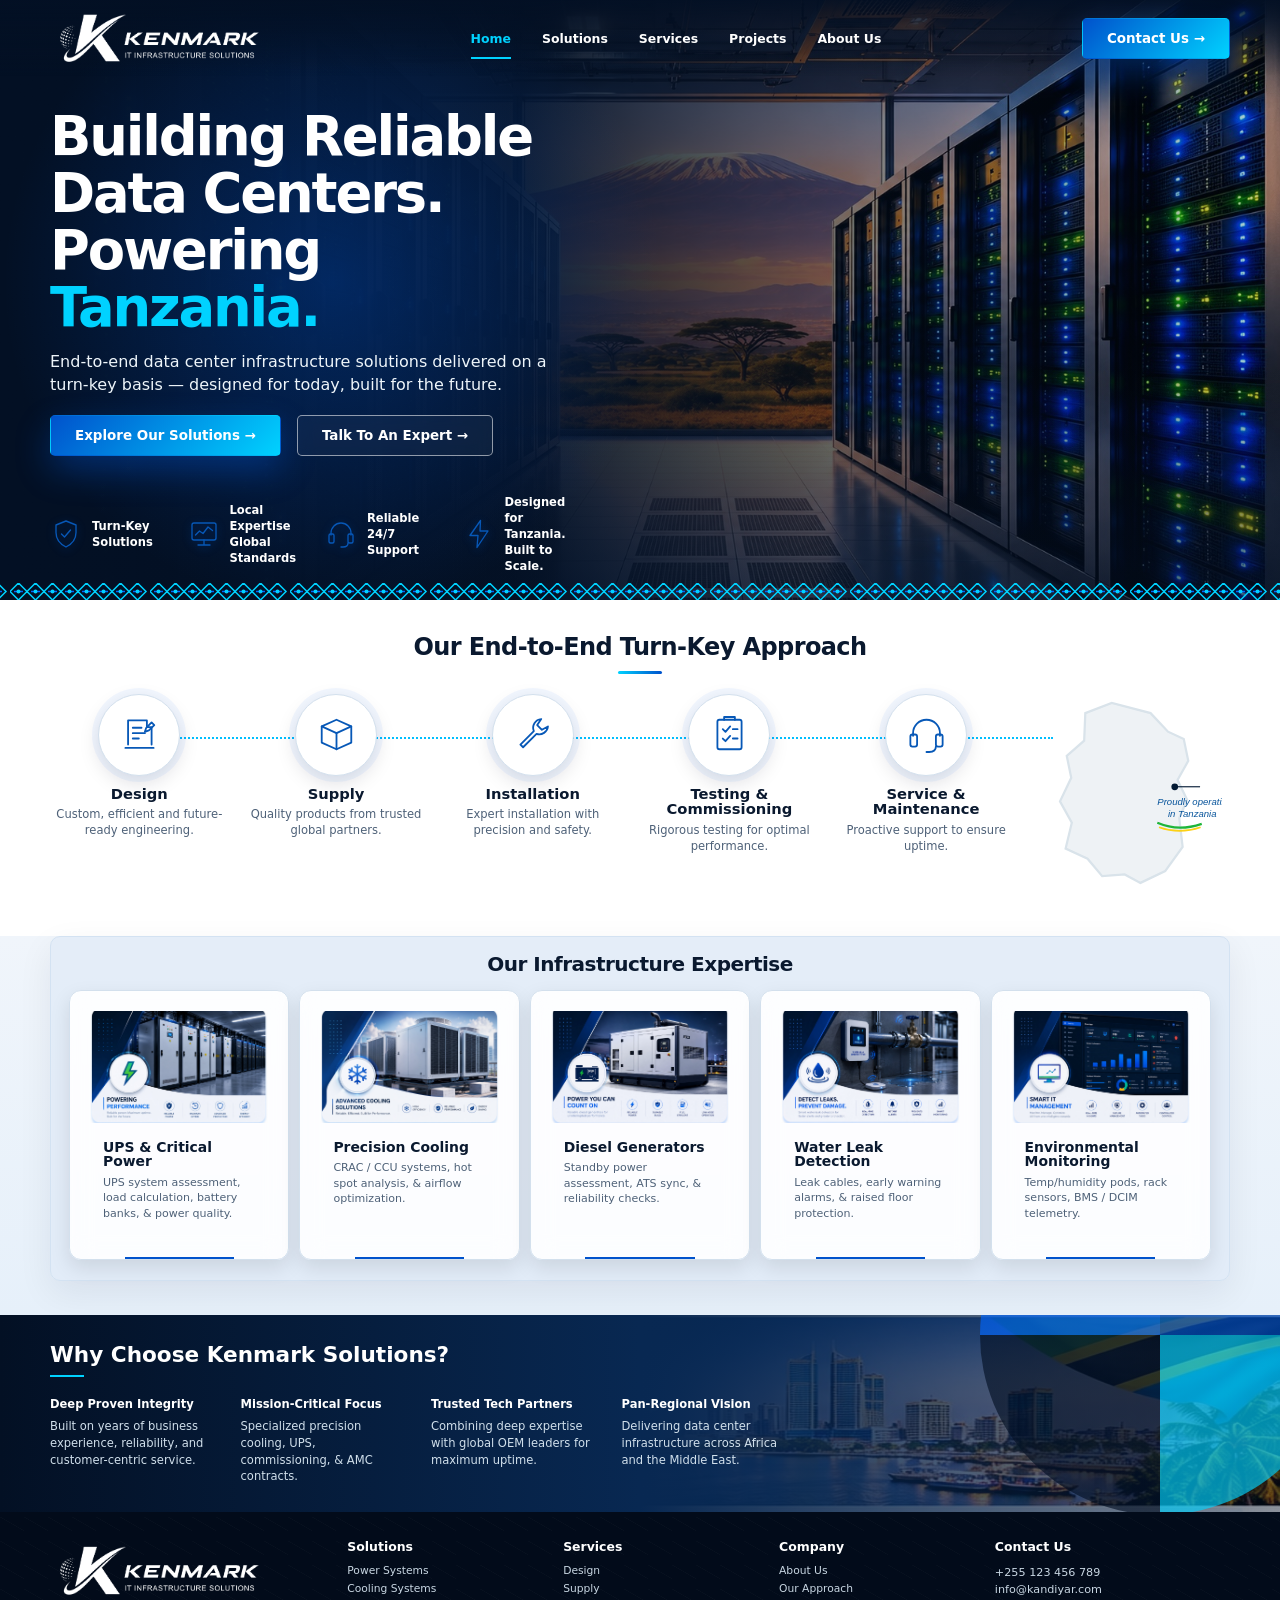
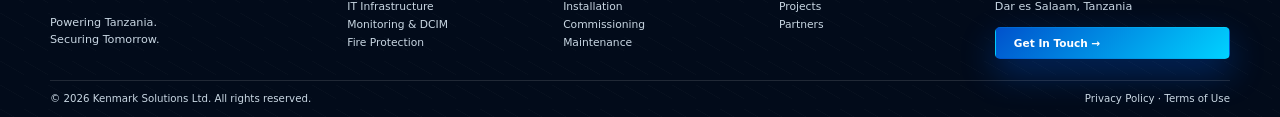
<file: index.html>
<!doctype html>
<!-- ============================================================
     Project   : Kenmark Solutions Ltd — Website
     Author    : Vinoth Sakthivel
     Email     : vinoth@kandiyar.com
     Version   : 1.0
     ============================================================ -->
<html lang="en">

<head>
  <meta charset="utf-8">
  <meta name="viewport" content="width=device-width,initial-scale=1">
  <meta name="description" content="Turn-key data center infrastructure solutions in Tanzania.">
  <title>KENMARK — Tanzania Data Center Infrastructure Solutions</title>
  <link rel="stylesheet" href="css/style.css">
</head>

<body>
  <header class="site-header">
    <div class="container nav">
      <a href="index.html"><img class="logo" src="assets/logo.svg" alt="Kenmark Solutions Ltd"></a>
      <nav class="nav-links" aria-label="Main navigation">
        <a href="index.html">Home</a><a href="solutions.html">Solutions</a><a href="services.html">Services</a><a
          href="projects.html">Projects</a><a href="about.html">About Us</a>
      </nav>
      <div class="nav-actions">
        <a class="btn btn-primary" href="contact.html">Contact Us →</a>
        <button class="menu-btn" aria-label="Open navigation">☰</button>
      </div>
    </div>
  </header>

  <main>
    <section class="hero" id="home">
      <div class="container hero-inner">
        <div class="hero-copy">
          <h1 class="reveal visible">Building Reliable Data Centers. Powering <span>Tanzania.</span></h1>
          <p class="reveal visible delay1">End-to-end data center infrastructure solutions delivered on a turn-key basis
            — designed for today, built for the future.</p>
          <div class="hero-actions reveal visible delay2">
            <a class="btn btn-primary" href="#solutions">Explore Our Solutions →</a>
            <a class="btn btn-outline" href="#contact">Talk To An Expert →</a>
          </div>
          <div class="feature-row reveal visible delay3">
            <div class="feature"><img src="assets/icons/security.svg" alt="">Turn-Key<br>Solutions</div>
            <div class="feature"><img src="assets/icons/monitoring.svg" alt="">Local Expertise<br>Global Standards</div>
            <div class="feature"><img src="assets/icons/maintenance.svg" alt="">Reliable<br>24/7 Support</div>
            <div class="feature"><img src="assets/icons/power.svg" alt="">Designed for<br>Tanzania. Built to Scale.
            </div>
          </div>
        </div>
      </div>
      <div class="pattern-bar"></div>
    </section>

    <section class="section process" id="services">
      <div class="container">
        <h2 class="title reveal">Our End-to-End Turn-Key Approach</h2>
        <div class="process-grid">
          <article class="process-item reveal">
            <div class="orb"><img src="assets/icons/design.svg" alt=""></div>
            <h3>Design</h3>
            <p>Custom, efficient and future-ready engineering.</p>
          </article>
          <article class="process-item reveal delay1">
            <div class="orb"><img src="assets/icons/supply.svg" alt=""></div>
            <h3>Supply</h3>
            <p>Quality products from trusted global partners.</p>
          </article>
          <article class="process-item reveal delay2">
            <div class="orb"><img src="assets/icons/installation.svg" alt=""></div>
            <h3>Installation</h3>
            <p>Expert installation with precision and safety.</p>
          </article>
          <article class="process-item reveal delay3">
            <div class="orb"><img src="assets/icons/testing.svg" alt=""></div>
            <h3>Testing & Commissioning</h3>
            <p>Rigorous testing for optimal performance.</p>
          </article>
          <article class="process-item reveal delay4">
            <div class="orb"><img src="assets/icons/maintenance.svg" alt=""></div>
            <h3>Service & Maintenance</h3>
            <p>Proactive support to ensure uptime.</p>
          </article>
          <div class="map-badge reveal delay4"><img src="assets/icons/tanzania-map.svg"
              alt="Proudly operating in Tanzania"></div>
        </div>
      </div>
    </section>

    <section class="section solutions" id="solutions">
      <div class="container solution-shell">
        <h2 class="title reveal">Our Infrastructure Expertise</h2>
        <div class="solution-grid">
          <article class="solution-card reveal"><img class="solution-image" src="assets/images/power-systems.jpg"
              alt="UPS & Critical Power Solutions">
            <div class="solution-body">
              <h3>UPS & Critical Power</h3>
              <p>UPS system assessment, load calculation, battery banks, & power quality.</p>
            </div>
          </article>
          <article class="solution-card reveal delay1"><img class="solution-image"
              src="assets/images/cooling-systems.jpg" alt="Precision Cooling Systems">
            <div class="solution-body">
              <h3>Precision Cooling</h3>
              <p>CRAC / CCU systems, hot spot analysis, & airflow optimization.</p>
            </div>
          </article>
          <article class="solution-card reveal delay2"><img class="solution-image"
              src="assets/images/it-infrastructure.jpg" alt="Diesel Generator Systems">
            <div class="solution-body">
              <h3>Diesel Generators</h3>
              <p>Standby power assessment, ATS sync, & reliability checks.</p>
            </div>
          </article>
          <article class="solution-card reveal delay3"><img class="solution-image"
              src="assets/images/security-systems.jpg" alt="Water Leak Detection">
            <div class="solution-body">
              <h3>Water Leak Detection</h3>
              <p>Leak cables, early warning alarms, & raised floor protection.</p>
            </div>
          </article>
          <article class="solution-card reveal delay4"><img class="solution-image"
              src="assets/images/dcim-monitoring.jpg" alt="Environmental Monitoring">
            <div class="solution-body">
              <h3>Environmental Monitoring</h3>
              <p>Temp/humidity pods, rack sensors, BMS / DCIM telemetry.</p>
            </div>
          </article>
        </div>
      </div>
    </section>

    <section class="section why" id="about">
      <div class="container why-inner">
        <h2 class="reveal">Why Choose Kenmark Solutions?</h2>
        <div class="reasons">
          <div class="reason reveal"><strong>Deep Proven Integrity</strong>
            <p>Built on years of business experience, reliability, and customer-centric service.</p>
          </div>
          <div class="reason reveal delay1"><strong>Mission-Critical Focus</strong>
            <p>Specialized precision cooling, UPS, commissioning, & AMC contracts.</p>
          </div>
          <div class="reason reveal delay2"><strong>Trusted Tech Partners</strong>
            <p>Combining deep expertise with global OEM leaders for maximum uptime.</p>
          </div>
          <div class="reason reveal delay3"><strong>Pan-Regional Vision</strong>
            <p>Delivering data center infrastructure across Africa and the Middle East.</p>
          </div>
        </div>
      </div>
    </section>

    <!--  <section class="stats-partners" id="projects">
      <div class="stats-panel">
        <h2 class="reveal">Proven Track Record</h2>
        <div class="stats-grid">
          <div class="stat reveal"><b class="counter" data-count="50" data-suffix="+">0</b><span>Projects
              Completed</span></div>
          <div class="stat reveal delay1"><b class="counter" data-count="20" data-suffix="+">0</b><span>Satisfied
              Clients</span></div>
          <div class="stat reveal delay2"><b class="counter" data-count="10" data-suffix="+">0</b><span>Years
              Experience</span></div>
          <div class="stat reveal delay3"><b class="counter" data-count="24" data-suffix="/7">0</b><span>Support &
              Maintenance</span></div>
        </div>
        <a class="btn btn-outline" href="#contact">View Our Projects →</a>
      </div>
      <div class="partner-panel">
        <h2 class="reveal">Who We Work With</h2>
        <div class="industry-grid">
          <div class="industry reveal">
            <div class="industry-icon">🏛</div>Government
          </div>
          <div class="industry reveal delay1">
            <div class="industry-icon">🏦</div>Financial Institutions
          </div>
          <div class="industry reveal delay2">
            <div class="industry-icon">📡</div>Telecom
          </div>
          <div class="industry reveal delay3">
            <div class="industry-icon">✚</div>Healthcare
          </div>
          <div class="industry reveal delay4">
            <div class="industry-icon">🎓</div>Education
          </div>
          <div class="industry reveal">
            <div class="industry-icon">🏢</div>Enterprise
          </div>
        </div>
        <div class="partner-logos reveal" aria-label="Technology partners">
          <img src="assets/Schneider_Electric.png" alt="Schneider Electric">
          <img src="assets/Vertiv_logo.svg" alt="Vertiv">
          <img src="assets/apc.png" alt="APC">
          <img class="partner-logo-large" src="assets/hitachi-logo.png" alt="Hitachi">
          <img class="partner-logo-large" src="assets/stulz-logo.png" alt="Stulz">
          <img class="partner-logo-large" src="assets/huawei-logo.png" alt="Huawei">
          <img src="assets/cisco.png" alt="Cisco">
        </div>
      </div>
    </section> -->
  </main>

  <footer id="contact">
    <div class="container">
      <div class="footer-grid">
        <div><img class="footer-logo" src="assets/logo.svg" alt="Kenmark Solutions Ltd">
          <p>Powering Tanzania.<br>Securing Tomorrow.</p>
        </div>
        <div>
          <h4>Solutions</h4><a href="solutions.html">Power Systems</a><a href="solutions.html">Cooling Systems</a><a
            href="solutions.html">IT Infrastructure</a><a href="solutions.html">Monitoring & DCIM</a><a
            href="solutions.html">Fire
            Protection</a>
        </div>
        <div>
          <h4>Services</h4><a href="services.html">Design</a><a href="services.html">Supply</a><a
            href="services.html">Installation</a><a href="services.html">Commissioning</a><a
            href="services.html">Maintenance</a>
        </div>
        <div>
          <h4>Company</h4><a href="about.html">About Us</a><a href="services.html">Our Approach</a><a
            href="projects.html">Projects</a><a href="about.html#partners">Partners</a>
        </div>
        <div>
          <h4>Contact Us</h4>
          <p>+255 123 456 789<br>info@kandiyar.com<br>Dar es Salaam, Tanzania</p><a class="btn btn-primary"
            href="contact.html">Get In Touch →</a>
        </div>
      </div>
      <div class="copyright"><span>© 2026 Kenmark Solutions Ltd. All rights reserved.</span><span>Privacy Policy · Terms
          of Use</span></div>
    </div>
  </footer>
  <script src="js/app.js"></script>
</body>

</html>
</file>
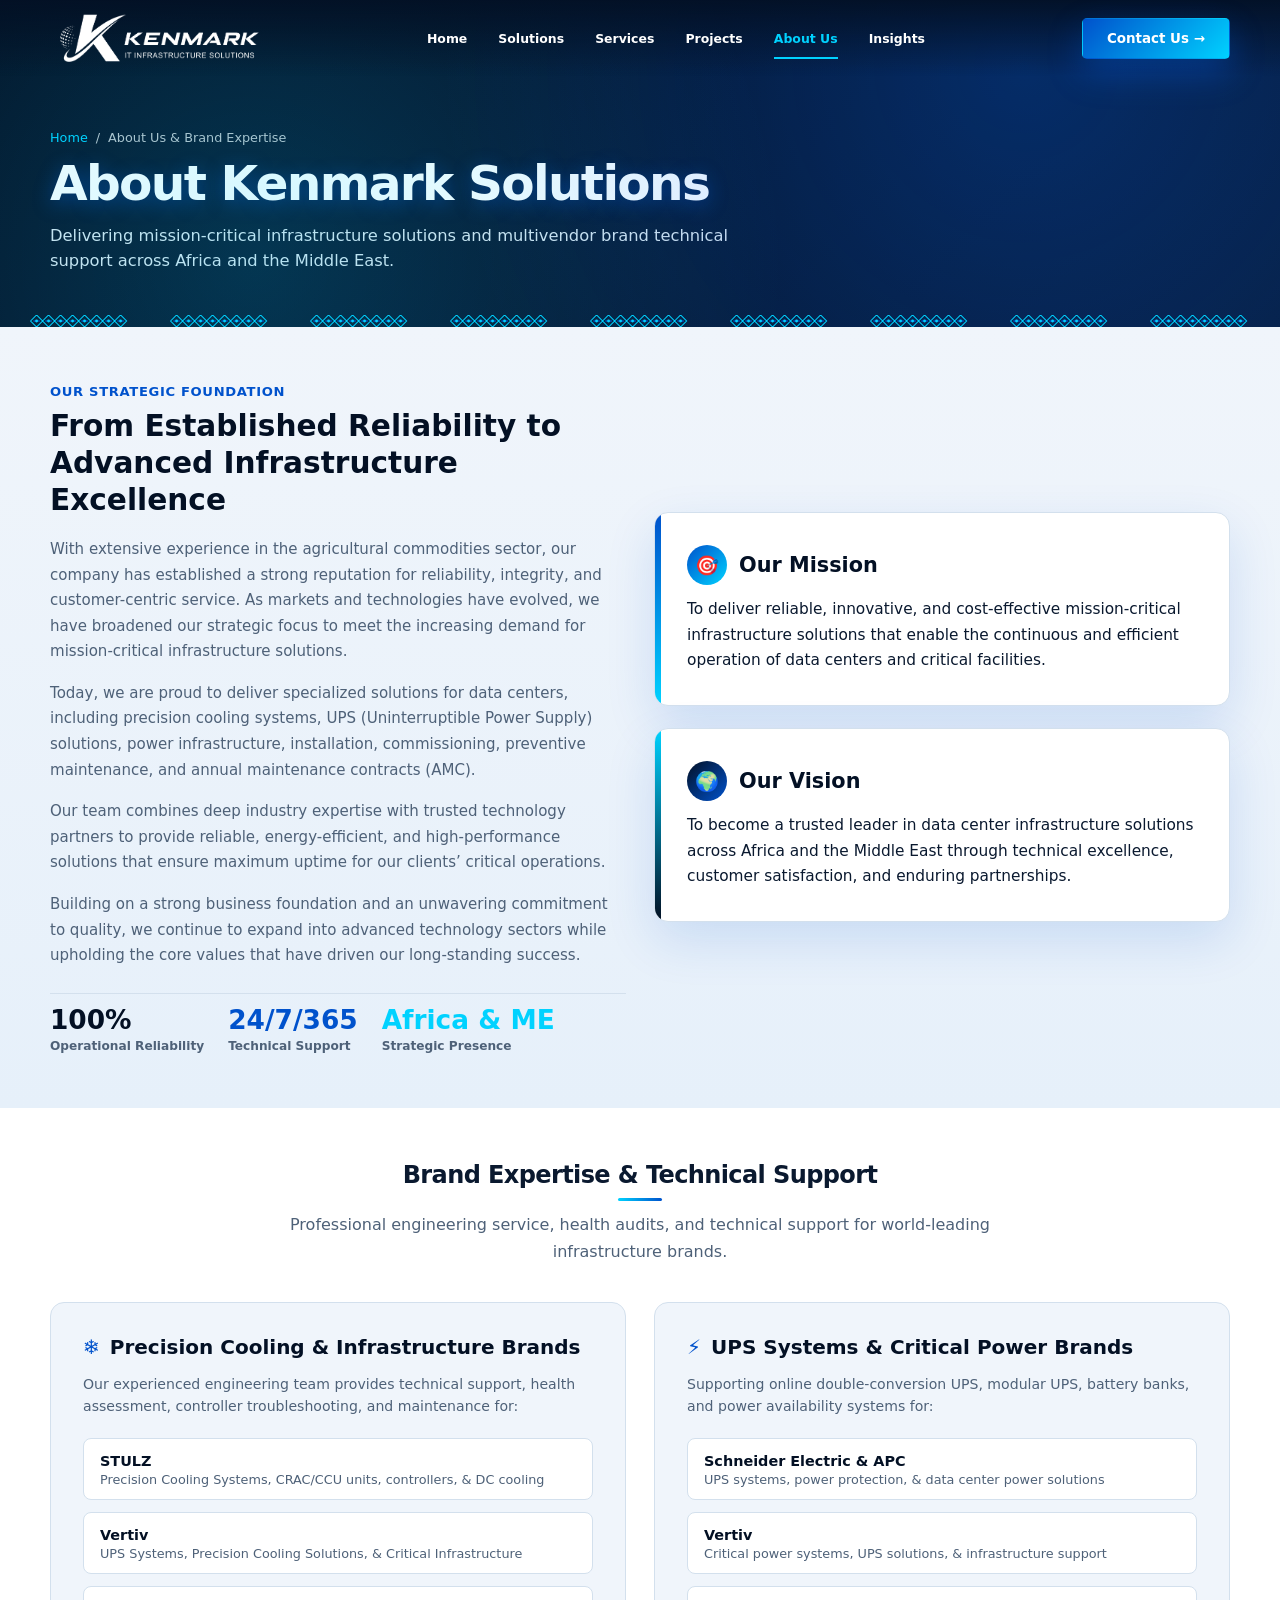
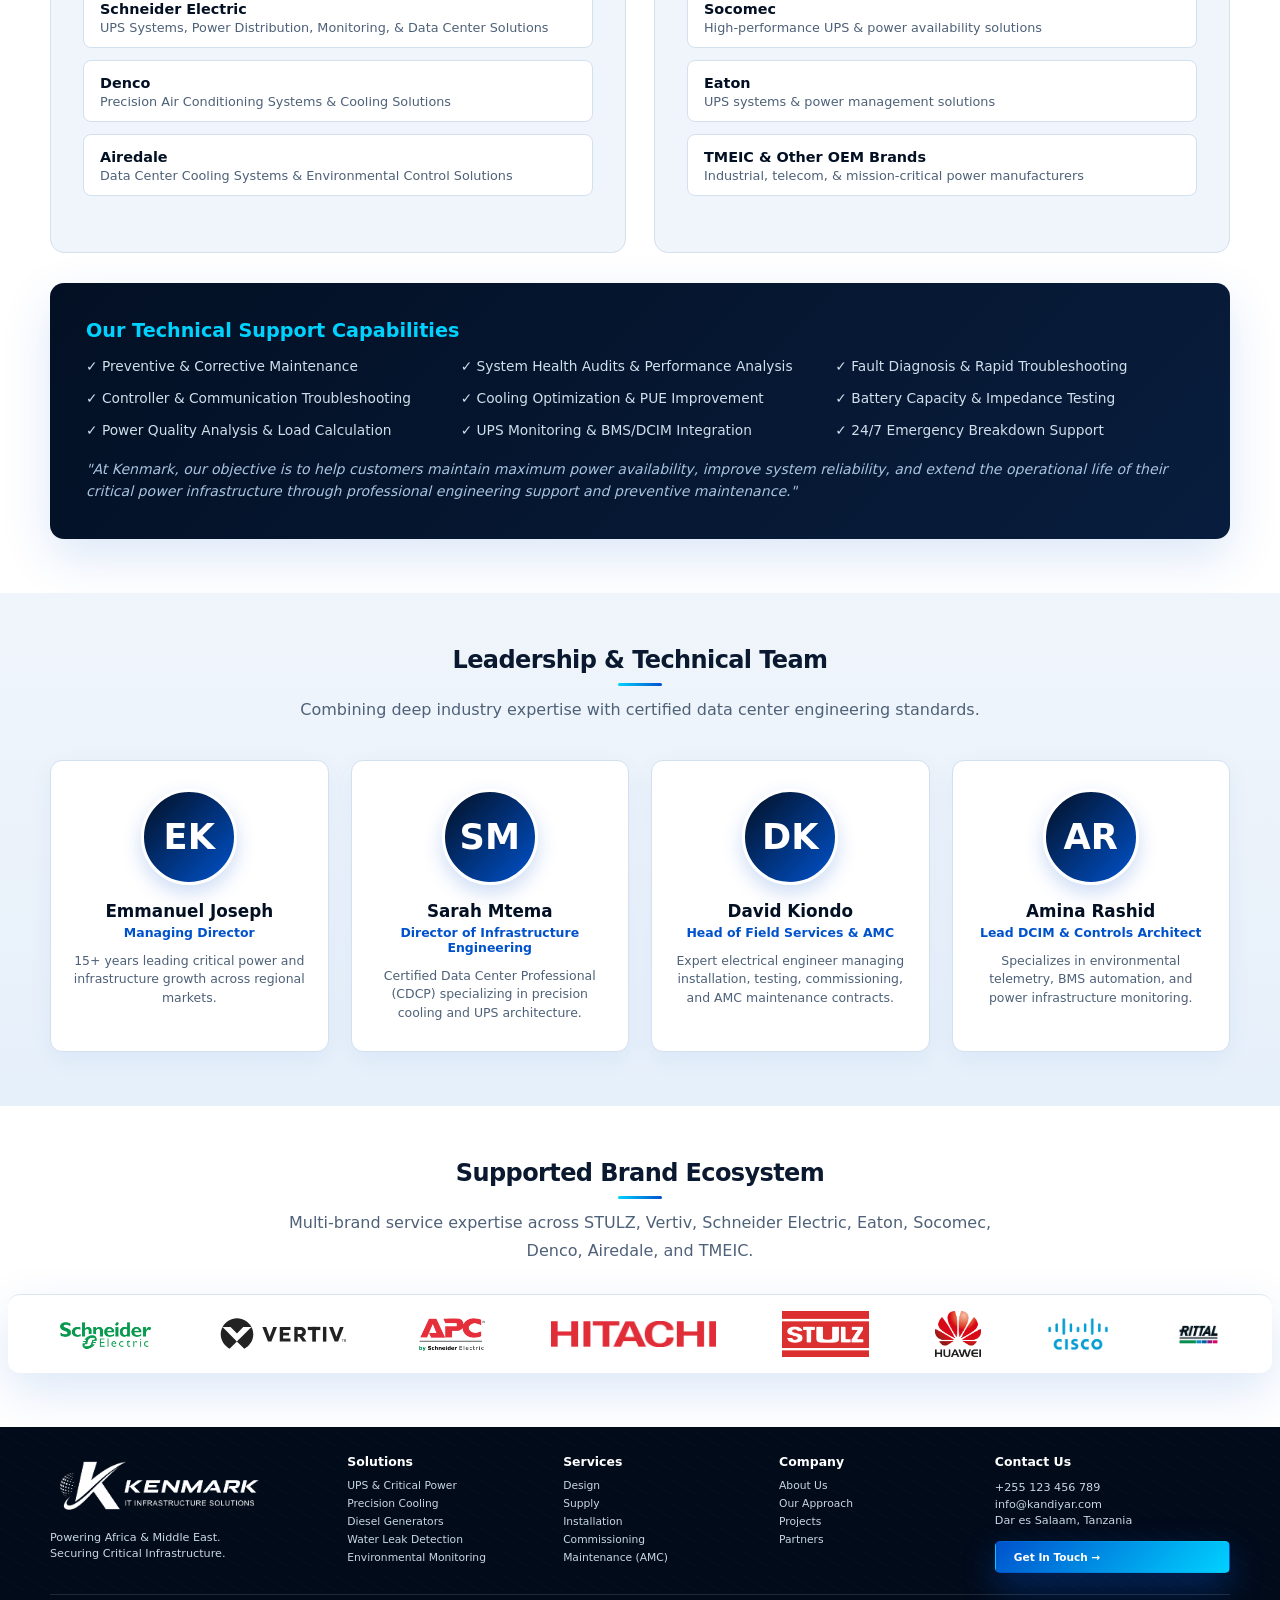
<file: about.html>
<!doctype html>
<!-- ============================================================
     Project   : Kenmark Solutions Ltd — Website
     Author    : Vinoth Sakthivel
     Email     : vinoth@kandiyar.com
     Version   : 1.0
     ============================================================ -->
<html lang="en">

<head>
  <meta charset="utf-8">
  <meta name="viewport" content="width=device-width,initial-scale=1">
  <meta name="description"
    content="Kenmark Brand Expertise — Technical Support for STULZ, Vertiv, Schneider Electric, Socomec, Eaton, APC, Denco, Airedale, & TMEIC across Africa & Middle East.">
  <title>About Us & Brand Expertise — Kenmark Solutions Ltd</title>
  <link rel="stylesheet" href="css/style.css">
</head>

<body>
  <header class="site-header">
    <div class="container nav">
      <a href="index.html"><img class="logo" src="assets/logo.svg" alt="Kenmark Solutions Ltd"></a>
      <nav class="nav-links" aria-label="Main navigation">
        <a href="index.html">Home</a>
        <a href="solutions.html">Solutions</a>
        <a href="services.html">Services</a>
        <a href="projects.html">Projects</a>
        <a href="about.html" class="active">About Us</a>
        <a href="insights.html">Insights</a>
      </nav>
      <div class="nav-actions">
        <a class="btn btn-primary" href="contact.html">Contact Us →</a>
        <button class="menu-btn" aria-label="Open navigation">☰</button>
      </div>
    </div>
  </header>

  <main>
    <section class="page-hero">
      <div class="container">
        <div class="breadcrumb">
          <a href="index.html">Home</a> <span>/</span> <span>About Us & Brand Expertise</span>
        </div>
        <h1 class="page-title reveal visible">About Kenmark Solutions</h1>
        <p class="page-subtitle reveal visible delay1">
          Delivering mission-critical infrastructure solutions and multivendor brand technical support across Africa and
          the Middle East.
        </p>
      </div>
    </section>

    <!-- Company Story Section -->
    <section class="py-section bg-light">
      <div class="container">
        <div class="grid-2" style="align-items:center;">
          <div class="reveal visible">
            <span
              style="color:var(--blue); font-weight:800; font-size:0.82rem; letter-spacing:0.05em; text-transform:uppercase;">Our
              Strategic Foundation</span>
            <h2 style="font-size:1.85rem; color:var(--navy); margin:8px 0 18px; line-height:1.25;">From Established
              Reliability to Advanced Infrastructure Excellence</h2>

            <p style="color:var(--muted); line-height:1.7; font-size:0.94rem; margin-bottom:16px;">
              With extensive experience in the agricultural commodities sector, our company has established a strong
              reputation for reliability, integrity, and customer-centric service. As markets and technologies have
              evolved, we have broadened our strategic focus to meet the increasing demand for mission-critical
              infrastructure solutions.
            </p>

            <p style="color:var(--muted); line-height:1.7; font-size:0.94rem; margin-bottom:16px;">
              Today, we are proud to deliver specialized solutions for data centers, including precision cooling
              systems, UPS (Uninterruptible Power Supply) solutions, power infrastructure, installation, commissioning,
              preventive maintenance, and annual maintenance contracts (AMC).
            </p>

            <p style="color:var(--muted); line-height:1.7; font-size:0.94rem; margin-bottom:16px;">
              Our team combines deep industry expertise with trusted technology partners to provide reliable,
              energy-efficient, and high-performance solutions that ensure maximum uptime for our clients’ critical
              operations.
            </p>

            <p style="color:var(--muted); line-height:1.7; font-size:0.94rem; margin-bottom:24px;">
              Building on a strong business foundation and an unwavering commitment to quality, we continue to expand
              into advanced technology sectors while upholding the core values that have driven our long-standing
              success.
            </p>

            <div style="display:flex; gap:24px; flex-wrap:wrap; padding-top:10px; border-top:1px solid var(--line);">
              <div><strong style="display:block; font-size:1.65rem; color:var(--navy);">100%</strong><span
                  style="font-size:0.76rem; color:var(--muted); font-weight:600;">Operational Reliability</span></div>
              <div><strong style="display:block; font-size:1.65rem; color:var(--blue);">24/7/365</strong><span
                  style="font-size:0.76rem; color:var(--muted); font-weight:600;">Technical Support</span></div>
              <div><strong style="display:block; font-size:1.65rem; color:var(--cyan);">Africa & ME</strong><span
                  style="font-size:0.76rem; color:var(--muted); font-weight:600;">Strategic Presence</span></div>
            </div>
          </div>

          <!-- Mission & Vision Cards -->
          <div style="display:flex; flex-direction:column; gap:22px;" class="reveal visible delay1">

            <!-- Mission Card -->
            <div
              style="background:#fff; border-radius:14px; padding:32px; border:1px solid var(--line); box-shadow:var(--shadow); position:relative; overflow:hidden;">
              <div
                style="position:absolute; top:0; left:0; width:6px; height:100%; background:linear-gradient(180deg, var(--blue), var(--cyan));">
              </div>
              <div style="display:flex; align-items:center; gap:12px; margin-bottom:12px;">
                <span
                  style="width:40px; height:40px; border-radius:50%; background:linear-gradient(135deg, var(--blue), var(--cyan)); color:#fff; display:grid; place-items:center; font-size:1.2rem; font-weight:800;">🎯</span>
                <h3 style="color:var(--navy); font-size:1.3rem; margin:0;">Our Mission</h3>
              </div>
              <p style="color:var(--ink); font-size:0.96rem; line-height:1.65; margin:0; font-weight:500;">
                To deliver reliable, innovative, and cost-effective mission-critical infrastructure solutions that
                enable the continuous and efficient operation of data centers and critical facilities.
              </p>
            </div>

            <!-- Vision Card -->
            <div
              style="background:#fff; border-radius:14px; padding:32px; border:1px solid var(--line); box-shadow:var(--shadow); position:relative; overflow:hidden;">
              <div
                style="position:absolute; top:0; left:0; width:6px; height:100%; background:linear-gradient(180deg, var(--cyan), var(--navy));">
              </div>
              <div style="display:flex; align-items:center; gap:12px; margin-bottom:12px;">
                <span
                  style="width:40px; height:40px; border-radius:50%; background:linear-gradient(135deg, var(--navy), var(--blue)); color:#fff; display:grid; place-items:center; font-size:1.2rem; font-weight:800;">🌍</span>
                <h3 style="color:var(--navy); font-size:1.3rem; margin:0;">Our Vision</h3>
              </div>
              <p style="color:var(--ink); font-size:0.96rem; line-height:1.65; margin:0; font-weight:500;">
                To become a trusted leader in data center infrastructure solutions across Africa and the Middle East
                through technical excellence, customer satisfaction, and enduring partnerships.
              </p>
            </div>

          </div>
        </div>
      </div>
    </section>

    <!-- Dedicated Brand Expertise & Technical Support Section -->
    <section class="py-section" style="background:#fff;">
      <div class="container">
        <h2 class="title">Brand Expertise & Technical Support</h2>
        <p class="subtitle">Professional engineering service, health audits, and technical support for world-leading
          infrastructure brands.</p>

        <div class="grid-2" style="margin-top:36px; align-items:start;">

          <!-- Cooling & Infrastructure Brands -->
          <div style="background:var(--surface); border:1px solid var(--line); border-radius:14px; padding:32px;">
            <h3
              style="color:var(--navy); font-size:1.25rem; margin:0 0 12px; display:flex; align-items:center; gap:10px;">
              <span style="color:var(--blue);">❄️</span> Precision Cooling & Infrastructure Brands
            </h3>
            <p style="color:var(--muted); font-size:0.88rem; line-height:1.6; margin-bottom:20px;">
              Our experienced engineering team provides technical support, health assessment, controller
              troubleshooting, and maintenance for:
            </p>

            <ul style="list-style:none; padding:0; margin:0 0 24px; display:flex; flex-direction:column; gap:12px;">
              <li style="background:#fff; border:1px solid var(--line); border-radius:8px; padding:12px 16px;">
                <strong style="color:var(--navy); font-size:0.9rem;">STULZ</strong>
                <span style="display:block; color:var(--muted); font-size:0.8rem; margin-top:2px;">Precision Cooling
                  Systems, CRAC/CCU units, controllers, & DC cooling</span>
              </li>
              <li style="background:#fff; border:1px solid var(--line); border-radius:8px; padding:12px 16px;">
                <strong style="color:var(--navy); font-size:0.9rem;">Vertiv</strong>
                <span style="display:block; color:var(--muted); font-size:0.8rem; margin-top:2px;">UPS Systems,
                  Precision Cooling Solutions, & Critical Infrastructure</span>
              </li>
              <li style="background:#fff; border:1px solid var(--line); border-radius:8px; padding:12px 16px;">
                <strong style="color:var(--navy); font-size:0.9rem;">Schneider Electric</strong>
                <span style="display:block; color:var(--muted); font-size:0.8rem; margin-top:2px;">UPS Systems, Power
                  Distribution, Monitoring, & Data Center Solutions</span>
              </li>
              <li style="background:#fff; border:1px solid var(--line); border-radius:8px; padding:12px 16px;">
                <strong style="color:var(--navy); font-size:0.9rem;">Denco</strong>
                <span style="display:block; color:var(--muted); font-size:0.8rem; margin-top:2px;">Precision Air
                  Conditioning Systems & Cooling Solutions</span>
              </li>
              <li style="background:#fff; border:1px solid var(--line); border-radius:8px; padding:12px 16px;">
                <strong style="color:var(--navy); font-size:0.9rem;">Airedale</strong>
                <span style="display:block; color:var(--muted); font-size:0.8rem; margin-top:2px;">Data Center Cooling
                  Systems & Environmental Control Solutions</span>
              </li>
            </ul>
          </div>

          <!-- UPS Systems & Power Protection Brands -->
          <div style="background:var(--surface); border:1px solid var(--line); border-radius:14px; padding:32px;">
            <h3
              style="color:var(--navy); font-size:1.25rem; margin:0 0 12px; display:flex; align-items:center; gap:10px;">
              <span style="color:var(--blue);">⚡</span> UPS Systems & Critical Power Brands
            </h3>
            <p style="color:var(--muted); font-size:0.88rem; line-height:1.6; margin-bottom:20px;">
              Supporting online double-conversion UPS, modular UPS, battery banks, and power availability systems for:
            </p>

            <ul style="list-style:none; padding:0; margin:0 0 24px; display:flex; flex-direction:column; gap:12px;">
              <li style="background:#fff; border:1px solid var(--line); border-radius:8px; padding:12px 16px;">
                <strong style="color:var(--navy); font-size:0.9rem;">Schneider Electric & APC</strong>
                <span style="display:block; color:var(--muted); font-size:0.8rem; margin-top:2px;">UPS systems, power
                  protection, & data center power solutions</span>
              </li>
              <li style="background:#fff; border:1px solid var(--line); border-radius:8px; padding:12px 16px;">
                <strong style="color:var(--navy); font-size:0.9rem;">Vertiv</strong>
                <span style="display:block; color:var(--muted); font-size:0.8rem; margin-top:2px;">Critical power
                  systems, UPS solutions, & infrastructure support</span>
              </li>
              <li style="background:#fff; border:1px solid var(--line); border-radius:8px; padding:12px 16px;">
                <strong style="color:var(--navy); font-size:0.9rem;">Socomec</strong>
                <span style="display:block; color:var(--muted); font-size:0.8rem; margin-top:2px;">High-performance UPS
                  & power availability solutions</span>
              </li>
              <li style="background:#fff; border:1px solid var(--line); border-radius:8px; padding:12px 16px;">
                <strong style="color:var(--navy); font-size:0.9rem;">Eaton</strong>
                <span style="display:block; color:var(--muted); font-size:0.8rem; margin-top:2px;">UPS systems & power
                  management solutions</span>
              </li>
              <li style="background:#fff; border:1px solid var(--line); border-radius:8px; padding:12px 16px;">
                <strong style="color:var(--navy); font-size:0.9rem;">TMEIC & Other OEM Brands</strong>
                <span style="display:block; color:var(--muted); font-size:0.8rem; margin-top:2px;">Industrial, telecom,
                  & mission-critical power manufacturers</span>
              </li>
            </ul>
          </div>

        </div>

        <!-- Technical Capabilities Grid -->
        <div
          style="background:linear-gradient(135deg,var(--navy) 0%,var(--navy-2) 100%); color:#fff; border-radius:14px; padding:36px; margin-top:30px; box-shadow:var(--shadow);">
          <h3 style="color:var(--cyan); margin:0 0 16px; font-size:1.2rem;">Our Technical Support Capabilities</h3>
          <div class="grid-3" style="gap:16px; font-size:0.86rem; color:#d0dfeb;">
            <div>✓ Preventive & Corrective Maintenance</div>
            <div>✓ System Health Audits & Performance Analysis</div>
            <div>✓ Fault Diagnosis & Rapid Troubleshooting</div>
            <div>✓ Controller & Communication Troubleshooting</div>
            <div>✓ Cooling Optimization & PUE Improvement</div>
            <div>✓ Battery Capacity & Impedance Testing</div>
            <div>✓ Power Quality Analysis & Load Calculation</div>
            <div>✓ UPS Monitoring & BMS/DCIM Integration</div>
            <div>✓ 24/7 Emergency Breakdown Support</div>
          </div>
          <p style="color:#a8c4e0; font-size:0.88rem; margin:20px 0 0; line-height:1.6; font-style:italic;">
            "At Kenmark, our objective is to help customers maintain maximum power availability, improve system
            reliability, and extend the operational life of their critical power infrastructure through professional
            engineering support and preventive maintenance."
          </p>
        </div>
      </div>
    </section>

    <!-- Leadership & Engineering Team -->
    <section class="py-section bg-light">
      <div class="container">
        <h2 class="title">Leadership & Technical Team</h2>
        <p class="subtitle">Combining deep industry expertise with certified data center engineering standards.</p>

        <div class="grid-4" style="margin-top:36px;">
          <div class="team-card">
            <div class="team-avatar">EK</div>
            <h3>Emmanuel Joseph</h3>
            <div class="role">Managing Director</div>
            <p>15+ years leading critical power and infrastructure growth across regional markets.</p>
          </div>

          <div class="team-card">
            <div class="team-avatar">SM</div>
            <h3>Sarah Mtema</h3>
            <div class="role">Director of Infrastructure Engineering</div>
            <p>Certified Data Center Professional (CDCP) specializing in precision cooling and UPS architecture.</p>
          </div>

          <div class="team-card">
            <div class="team-avatar">DK</div>
            <h3>David Kiondo</h3>
            <div class="role">Head of Field Services & AMC</div>
            <p>Expert electrical engineer managing installation, testing, commissioning, and AMC maintenance contracts.
            </p>
          </div>

          <div class="team-card">
            <div class="team-avatar">AR</div>
            <h3>Amina Rashid</h3>
            <div class="role">Lead DCIM & Controls Architect</div>
            <p>Specializes in environmental telemetry, BMS automation, and power infrastructure monitoring.</p>
          </div>
        </div>
      </div>
    </section>

    <!-- Global Technology OEM Partners -->
    <section class="py-section" style="background:#fff;" id="partners">
      <div class="container">
        <h2 class="title">Supported Brand Ecosystem</h2>
        <p class="subtitle">Multi-brand service expertise across STULZ, Vertiv, Schneider Electric, Eaton, Socomec,
          Denco, Airedale, and TMEIC.</p>

        <div class="partner-logos reveal visible"
          style="margin-top:30px; border-radius:12px; box-shadow:var(--shadow);">
          <img src="assets/Schneider_Electric.png" alt="Schneider Electric">
          <img src="assets/Vertiv_logo.svg" alt="Vertiv">
          <img src="assets/apc.png" alt="APC">
          <img class="partner-logo-large" src="assets/hitachi-logo.png" alt="Hitachi">
          <img class="partner-logo-large" src="assets/stulz-logo.png" alt="Stulz">
          <img class="partner-logo-large" src="assets/huawei-logo.png" alt="Huawei">
          <img src="assets/cisco.png" alt="Cisco">
          <img src="assets/rittal.png" alt="Rittal">
        </div>
      </div>
    </section>
  </main>

  <footer>
    <div class="container">
      <div class="footer-grid">
        <div>
          <img class="footer-logo" src="assets/logo.svg" alt="Kenmark Solutions Ltd">
          <p>Powering Africa & Middle East.<br>Securing Critical Infrastructure.</p>
        </div>
        <div>
          <h4>Solutions</h4>
          <a href="solutions.html">UPS & Critical Power</a>
          <a href="solutions.html">Precision Cooling</a>
          <a href="solutions.html">Diesel Generators</a>
          <a href="solutions.html">Water Leak Detection</a>
          <a href="solutions.html">Environmental Monitoring</a>
        </div>
        <div>
          <h4>Services</h4>
          <a href="services.html">Design</a>
          <a href="services.html">Supply</a>
          <a href="services.html">Installation</a>
          <a href="services.html">Commissioning</a>
          <a href="services.html">Maintenance (AMC)</a>
        </div>
        <div>
          <h4>Company</h4>
          <a href="about.html">About Us</a>
          <a href="services.html">Our Approach</a>
          <a href="projects.html">Projects</a>
          <a href="about.html#partners">Partners</a>
        </div>
        <div>
          <h4>Contact Us</h4>
          <p>+255 123 456 789<br>info@kandiyar.com<br>Dar es Salaam, Tanzania</p>
          <a class="btn btn-primary" href="contact.html">Get In Touch →</a>
        </div>
      </div>
      <div class="copyright">
        <span>© 2026 Kenmark Solutions Ltd. All rights reserved.</span>
        <span>Privacy Policy · Terms of Use</span>
      </div>
    </div>
  </footer>

  <script src="js/app.js"></script>
</body>

</html>
</file>
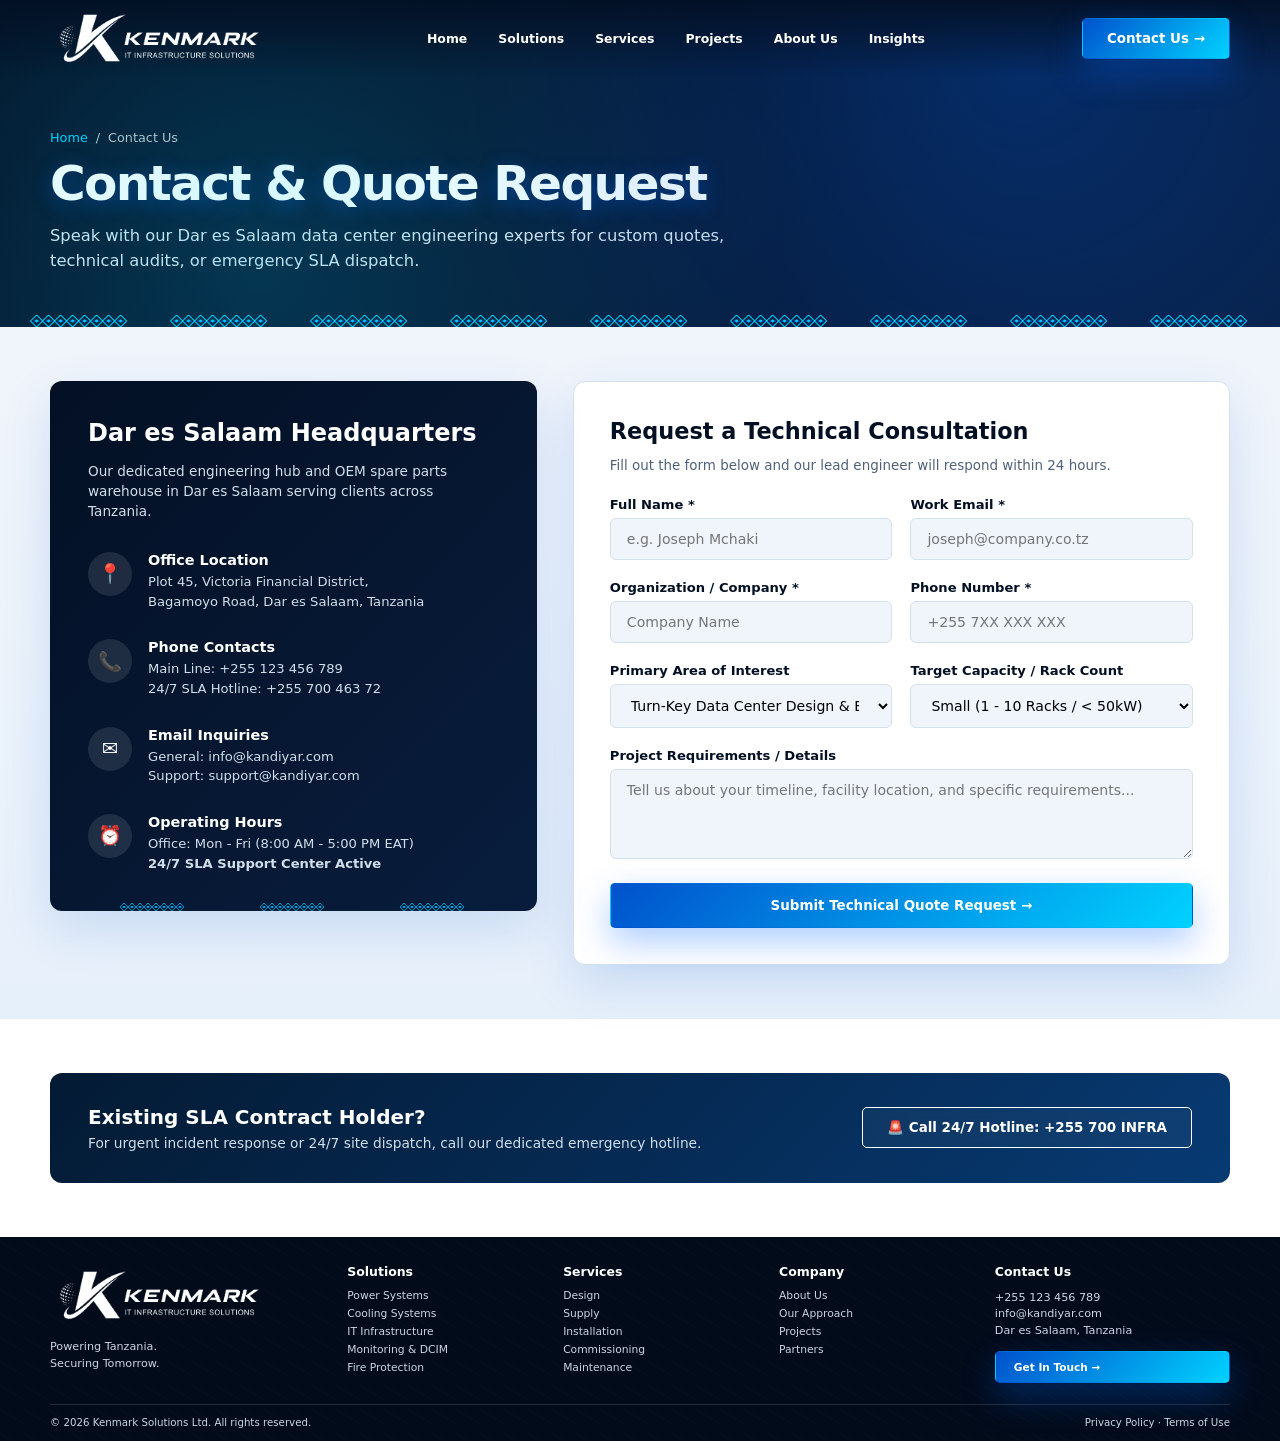
<file: contact.html>
<!doctype html>
<!-- ============================================================
     Project   : Kenmark Solutions Ltd — Website
     Author    : Vinoth Sakthivel
     Email     : vinoth@kandiyar.com
     Version   : 1.0
     ============================================================ -->
<html lang="en">

<head>
  <meta charset="utf-8">
  <meta name="viewport" content="width=device-width,initial-scale=1">
  <meta name="description"
    content="Contact Kenmark Solutions Ltd Tanzania for data center inquiries, turn-key quotes, and 24/7 SLA emergency support.">
  <title>Contact Us — Kenmark Solutions Ltd Tanzania</title>
  <link rel="stylesheet" href="css/style.css">
</head>

<body>
  <header class="site-header">
    <div class="container nav">
      <a href="index.html"><img class="logo" src="assets/logo.svg" alt="Kenmark Solutions Ltd"></a>
      <nav class="nav-links" aria-label="Main navigation">
        <a href="index.html">Home</a>
        <a href="solutions.html">Solutions</a>
        <a href="services.html">Services</a>
        <a href="projects.html">Projects</a>
        <a href="about.html">About Us</a>
        <a href="insights.html">Insights</a>
      </nav>
      <div class="nav-actions">
        <a class="btn btn-primary" href="contact.html" class="active">Contact Us →</a>
        <button class="menu-btn" aria-label="Open navigation">☰</button>
      </div>
    </div>
  </header>

  <main>
    <section class="page-hero">
      <div class="container">
        <div class="breadcrumb">
          <a href="index.html">Home</a> <span>/</span> <span>Contact Us</span>
        </div>
        <h1 class="page-title reveal visible">Contact & Quote Request</h1>
        <p class="page-subtitle reveal visible delay1">
          Speak with our Dar es Salaam data center engineering experts for custom quotes, technical audits, or emergency
          SLA dispatch.
        </p>
      </div>
    </section>

    <!-- Main Contact Section -->
    <section class="py-section bg-light">
      <div class="container">
        <div class="contact-wrapper">

          <!-- Left Info Box -->
          <div class="contact-info-box reveal visible">
            <h2 style="font-size:1.5rem; margin:0 0 8px; color:#fff;">Dar es Salaam Headquarters</h2>
            <p style="color:#d0dfeb; font-size:0.85rem; line-height:1.5; margin-bottom:30px;">
              Our dedicated engineering hub and OEM spare parts warehouse in Dar es Salaam serving clients across
              Tanzania.
            </p>

            <div class="contact-info-item">
              <div class="contact-icon">📍</div>
              <div>
                <h4>Office Location</h4>
                <p>Plot 45, Victoria Financial District,<br>Bagamoyo Road, Dar es Salaam, Tanzania</p>
              </div>
            </div>

            <div class="contact-info-item">
              <div class="contact-icon">📞</div>
              <div>
                <h4>Phone Contacts</h4>
                <p>Main Line: +255 123 456 789<br>24/7 SLA Hotline: +255 700 463 72</p>
              </div>
            </div>

            <div class="contact-info-item">
              <div class="contact-icon">✉️</div>
              <div>
                <h4>Email Inquiries</h4>
                <p>General: info@kandiyar.com<br>Support: support@kandiyar.com</p>
              </div>
            </div>

            <div class="contact-info-item" style="margin-bottom:0;">
              <div class="contact-icon">⏰</div>
              <div>
                <h4>Operating Hours</h4>
                <p>Office: Mon - Fri (8:00 AM - 5:00 PM EAT)<br><strong style="color:var(--lime);">24/7 SLA Support
                    Center Active</strong></p>
              </div>
            </div>
          </div>

          <!-- Right Form Box -->
          <div class="form-box reveal visible delay1">
            <h3 style="font-size:1.4rem; color:var(--navy); margin:0 0 6px;">Request a Technical Consultation</h3>
            <p style="font-size:0.84rem; color:var(--muted); margin-bottom:24px;">Fill out the form below and our lead
              engineer will respond within 24 hours.</p>

            <form class="js-form">
              <div class="form-row">
                <div class="form-group">
                  <label for="fullName">Full Name *</label>
                  <input type="text" id="fullName" class="form-control" placeholder="e.g. Joseph Mchaki" required>
                </div>
                <div class="form-group">
                  <label for="email">Work Email *</label>
                  <input type="email" id="email" class="form-control" placeholder="joseph@company.co.tz" required>
                </div>
              </div>

              <div class="form-row">
                <div class="form-group">
                  <label for="company">Organization / Company *</label>
                  <input type="text" id="company" class="form-control" placeholder="Company Name" required>
                </div>
                <div class="form-group">
                  <label for="phone">Phone Number *</label>
                  <input type="tel" id="phone" class="form-control" placeholder="+255 7XX XXX XXX" required>
                </div>
              </div>

              <div class="form-row">
                <div class="form-group">
                  <label for="solutionType">Primary Area of Interest</label>
                  <select id="solutionType" class="form-control">
                    <option value="turnkey">Turn-Key Data Center Design & Build</option>
                    <option value="power">Critical Power & UPS Systems</option>
                    <option value="cooling">Precision In-Row / CRAC Cooling</option>
                    <option value="dcim">Monitoring & DCIM Software</option>
                    <option value="fire">Clean Agent Fire Suppression</option>
                    <option value="sla">SLA Maintenance Contract</option>
                  </select>
                </div>
                <div class="form-group">
                  <label for="capacity">Target Capacity / Rack Count</label>
                  <select id="capacity" class="form-control">
                    <option value="small">Small (1 - 10 Racks / < 50kW)</option>
                    <option value="medium">Medium (10 - 40 Racks / 50-200kW)</option>
                    <option value="large">Large (40+ Racks / > 200kW)</option>
                    <option value="audit">Existing Facility Site Audit</option>
                  </select>
                </div>
              </div>

              <div class="form-group">
                <label for="message">Project Requirements / Details</label>
                <textarea id="message" class="form-control" rows="4"
                  placeholder="Tell us about your timeline, facility location, and specific requirements..."></textarea>
              </div>

              <button type="submit" class="btn btn-primary" style="width:100%; padding:14px;">Submit Technical Quote
                Request →</button>

              <div class="form-submit-success">
                ✓ Thank you! Your request has been received. A senior infrastructure engineer from our Dar es Salaam
                team will contact you shortly.
              </div>
            </form>
          </div>

        </div>
      </div>
    </section>

    <!-- Emergency Dispatch Card -->
    <section class="py-section" style="background:#fff;">
      <div class="container">
        <div
          style="background:linear-gradient(135deg,#031a33 0%,#073a73 100%); color:#fff; border-radius:12px; padding:32px 38px; display:flex; align-items:center; justify-content:space-between; gap:24px; flex-wrap:wrap; border-left:6px solid var(--lime);">
          <div>
            <h3 style="margin:0 0 6px; font-size:1.25rem; color:#fff;">Existing SLA Contract Holder?</h3>
            <p style="margin:0; font-size:0.86rem; color:#d0dfeb;">For urgent incident response or 24/7 site dispatch,
              call our dedicated emergency hotline.</p>
          </div>
          <a href="tel:+25570046372" class="btn btn-outline"
            style="white-space:nowrap; border-color:var(--lime); color:var(--lime);">🚨 Call 24/7 Hotline: +255 700
            INFRA</a>
        </div>
      </div>
    </section>
  </main>

  <footer>
    <div class="container">
      <div class="footer-grid">
        <div>
          <img class="footer-logo" src="assets/logo.svg" alt="Kenmark Solutions Ltd">
          <p>Powering Tanzania.<br>Securing Tomorrow.</p>
        </div>
        <div>
          <h4>Solutions</h4>
          <a href="solutions.html">Power Systems</a>
          <a href="solutions.html">Cooling Systems</a>
          <a href="solutions.html">IT Infrastructure</a>
          <a href="solutions.html">Monitoring & DCIM</a>
          <a href="solutions.html">Fire Protection</a>
        </div>
        <div>
          <h4>Services</h4>
          <a href="services.html">Design</a>
          <a href="services.html">Supply</a>
          <a href="services.html">Installation</a>
          <a href="services.html">Commissioning</a>
          <a href="services.html">Maintenance</a>
        </div>
        <div>
          <h4>Company</h4>
          <a href="about.html">About Us</a>
          <a href="services.html">Our Approach</a>
          <a href="projects.html">Projects</a>
          <a href="about.html#partners">Partners</a>
        </div>
        <div>
          <h4>Contact Us</h4>
          <p>+255 123 456 789<br>info@kandiyar.com<br>Dar es Salaam, Tanzania</p>
          <a class="btn btn-primary" href="contact.html">Get In Touch →</a>
        </div>
      </div>
      <div class="copyright">
        <span>© 2026 Kenmark Solutions Ltd. All rights reserved.</span>
        <span>Privacy Policy · Terms of Use</span>
      </div>
    </div>
  </footer>

  <script src="js/app.js"></script>
</body>

</html>
</file>
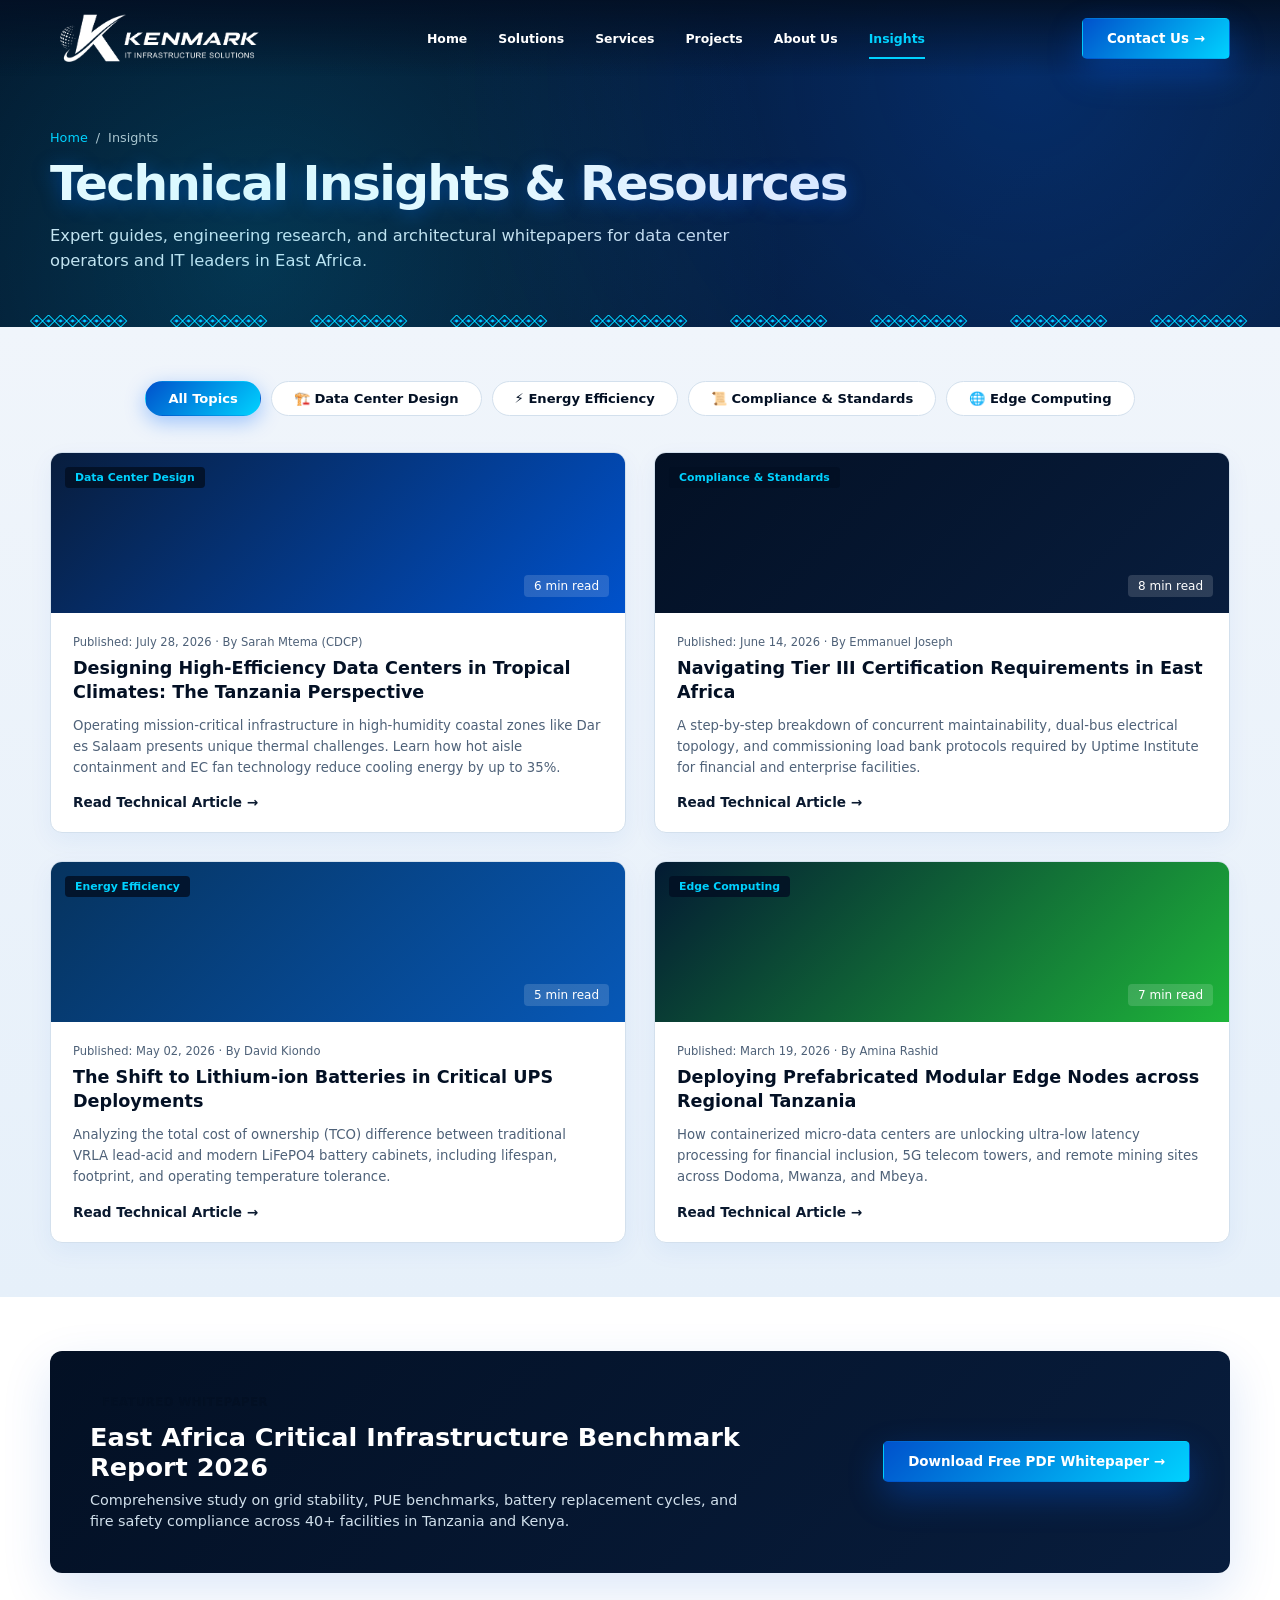
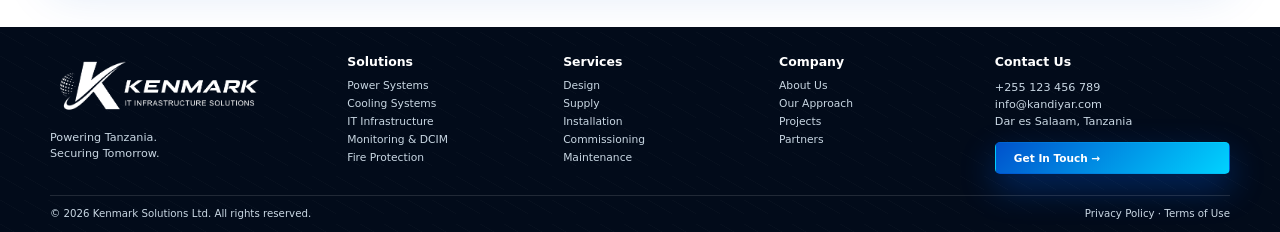
<file: insights.html>
<!doctype html>
<!-- ============================================================
     Project   : Kenmark Solutions Ltd — Website
     Author    : Vinoth Sakthivel
     Email     : vinoth@kandiyar.com
     Version   : 1.0
     ============================================================ -->
<html lang="en">

<head>
  <meta charset="utf-8">
  <meta name="viewport" content="width=device-width,initial-scale=1">
  <meta name="description"
    content="Technical whitepapers, data center design guides, and energy efficiency insights from Kenmark Solutions Ltd Tanzania.">
  <title>Insights & Technical Resources — Kenmark Solutions Ltd Tanzania</title>
  <link rel="stylesheet" href="css/style.css">
</head>

<body>
  <header class="site-header">
    <div class="container nav">
      <a href="index.html"><img class="logo" src="assets/logo.svg" alt="Kenmark Solutions Ltd"></a>
      <nav class="nav-links" aria-label="Main navigation">
        <a href="index.html">Home</a>
        <a href="solutions.html">Solutions</a>
        <a href="services.html">Services</a>
        <a href="projects.html">Projects</a>
        <a href="about.html">About Us</a>
        <a href="insights.html" class="active">Insights</a>
      </nav>
      <div class="nav-actions">
        <a class="btn btn-primary" href="contact.html">Contact Us →</a>
        <button class="menu-btn" aria-label="Open navigation">☰</button>
      </div>
    </div>
  </header>

  <main>
    <section class="page-hero">
      <div class="container">
        <div class="breadcrumb">
          <a href="index.html">Home</a> <span>/</span> <span>Insights</span>
        </div>
        <h1 class="page-title reveal visible">Technical Insights & Resources</h1>
        <p class="page-subtitle reveal visible delay1">
          Expert guides, engineering research, and architectural whitepapers for data center operators and IT leaders in
          East Africa.
        </p>
      </div>
    </section>

    <!-- Articles Section -->
    <section class="py-section bg-light">
      <div class="container filter-container">
        <div class="filter-bar">
          <button class="filter-btn active" data-filter="all">All Topics</button>
          <button class="filter-btn" data-filter="design">🏗️ Data Center Design</button>
          <button class="filter-btn" data-filter="energy">⚡ Energy Efficiency</button>
          <button class="filter-btn" data-filter="compliance">📜 Compliance & Standards</button>
          <button class="filter-btn" data-filter="edge">🌐 Edge Computing</button>
        </div>

        <div class="grid-2" style="margin-top:24px;">

          <!-- Article 1 -->
          <article class="article-card reveal visible" data-category="design">
            <div class="article-banner">
              <span class="article-category">Data Center Design</span>
              <span
                style="font-size:0.75rem; background:rgba(255,255,255,0.15); padding:4px 10px; border-radius:4px; margin-left:auto;">6
                min read</span>
            </div>
            <div class="article-body">
              <div class="article-date">Published: July 28, 2026 · By Sarah Mtema (CDCP)</div>
              <h3 class="article-title">Designing High-Efficiency Data Centers in Tropical Climates: The Tanzania
                Perspective</h3>
              <p class="article-excerpt">
                Operating mission-critical infrastructure in high-humidity coastal zones like Dar es Salaam presents
                unique thermal challenges. Learn how hot aisle containment and EC fan technology reduce cooling energy
                by up to 35%.
              </p>
              <a href="contact.html" style="color:var(--green); font-weight:700; font-size:0.85rem;">Read Technical
                Article →</a>
            </div>
          </article>

          <!-- Article 2 -->
          <article class="article-card reveal visible delay1" data-category="compliance">
            <div class="article-banner" style="background:linear-gradient(135deg,var(--navy),var(--navy-2));">
              <span class="article-category">Compliance & Standards</span>
              <span
                style="font-size:0.75rem; background:rgba(255,255,255,0.15); padding:4px 10px; border-radius:4px; margin-left:auto;">8
                min read</span>
            </div>
            <div class="article-body">
              <div class="article-date">Published: June 14, 2026 · By Emmanuel Joseph</div>
              <h3 class="article-title">Navigating Tier III Certification Requirements in East Africa</h3>
              <p class="article-excerpt">
                A step-by-step breakdown of concurrent maintainability, dual-bus electrical topology, and commissioning
                load bank protocols required by Uptime Institute for financial and enterprise facilities.
              </p>
              <a href="contact.html" style="color:var(--green); font-weight:700; font-size:0.85rem;">Read Technical
                Article →</a>
            </div>
          </article>

          <!-- Article 3 -->
          <article class="article-card reveal visible delay2" data-category="energy">
            <div class="article-banner" style="background:linear-gradient(135deg,#06335e,#0758b7);">
              <span class="article-category">Energy Efficiency</span>
              <span
                style="font-size:0.75rem; background:rgba(255,255,255,0.15); padding:4px 10px; border-radius:4px; margin-left:auto;">5
                min read</span>
            </div>
            <div class="article-body">
              <div class="article-date">Published: May 02, 2026 · By David Kiondo</div>
              <h3 class="article-title">The Shift to Lithium-ion Batteries in Critical UPS Deployments</h3>
              <p class="article-excerpt">
                Analyzing the total cost of ownership (TCO) difference between traditional VRLA lead-acid and modern
                LiFePO4 battery cabinets, including lifespan, footprint, and operating temperature tolerance.
              </p>
              <a href="contact.html" style="color:var(--green); font-weight:700; font-size:0.85rem;">Read Technical
                Article →</a>
            </div>
          </article>

          <!-- Article 4 -->
          <article class="article-card reveal visible delay3" data-category="edge">
            <div class="article-banner" style="background:linear-gradient(135deg,#031a33,#1eb53a);">
              <span class="article-category">Edge Computing</span>
              <span
                style="font-size:0.75rem; background:rgba(255,255,255,0.15); padding:4px 10px; border-radius:4px; margin-left:auto;">7
                min read</span>
            </div>
            <div class="article-body">
              <div class="article-date">Published: March 19, 2026 · By Amina Rashid</div>
              <h3 class="article-title">Deploying Prefabricated Modular Edge Nodes across Regional Tanzania</h3>
              <p class="article-excerpt">
                How containerized micro-data centers are unlocking ultra-low latency processing for financial inclusion,
                5G telecom towers, and remote mining sites across Dodoma, Mwanza, and Mbeya.
              </p>
              <a href="contact.html" style="color:var(--green); font-weight:700; font-size:0.85rem;">Read Technical
                Article →</a>
            </div>
          </article>

        </div>
      </div>
    </section>

    <!-- Whitepaper Download Banner -->
    <section class="py-section" style="background:#fff;">
      <div class="container">
        <div
          style="background:linear-gradient(135deg,var(--navy) 0%,var(--navy-2) 100%); color:#fff; border-radius:12px; padding:40px; display:flex; align-items:center; justify-content:space-between; gap:30px; flex-wrap:wrap; box-shadow:var(--shadow);">
          <div style="max-width:650px;">
            <span
              style="background:var(--lime); color:var(--navy); font-size:0.72rem; font-weight:800; padding:4px 12px; border-radius:4px; text-transform:uppercase; letter-spacing:0.05em;">Featured
              Whitepaper</span>
            <h2 style="font-size:1.6rem; margin:12px 0 8px; color:#fff;">East Africa Critical Infrastructure Benchmark
              Report 2026</h2>
            <p style="color:#d0dfeb; font-size:0.9rem; line-height:1.5; margin:0;">
              Comprehensive study on grid stability, PUE benchmarks, battery replacement cycles, and fire safety
              compliance across 40+ facilities in Tanzania and Kenya.
            </p>
          </div>
          <div>
            <a href="contact.html" class="btn btn-primary" style="white-space:nowrap;">Download Free PDF Whitepaper
              →</a>
          </div>
        </div>
      </div>
    </section>
  </main>

  <footer>
    <div class="container">
      <div class="footer-grid">
        <div>
          <img class="footer-logo" src="assets/logo.svg" alt="Kenmark Solutions Ltd">
          <p>Powering Tanzania.<br>Securing Tomorrow.</p>
        </div>
        <div>
          <h4>Solutions</h4>
          <a href="solutions.html">Power Systems</a>
          <a href="solutions.html">Cooling Systems</a>
          <a href="solutions.html">IT Infrastructure</a>
          <a href="solutions.html">Monitoring & DCIM</a>
          <a href="solutions.html">Fire Protection</a>
        </div>
        <div>
          <h4>Services</h4>
          <a href="services.html">Design</a>
          <a href="services.html">Supply</a>
          <a href="services.html">Installation</a>
          <a href="services.html">Commissioning</a>
          <a href="services.html">Maintenance</a>
        </div>
        <div>
          <h4>Company</h4>
          <a href="about.html">About Us</a>
          <a href="services.html">Our Approach</a>
          <a href="projects.html">Projects</a>
          <a href="about.html#partners">Partners</a>
        </div>
        <div>
          <h4>Contact Us</h4>
          <p>+255 123 456 789<br>info@kandiyar.com<br>Dar es Salaam, Tanzania</p>
          <a class="btn btn-primary" href="contact.html">Get In Touch →</a>
        </div>
      </div>
      <div class="copyright">
        <span>© 2026 Kenmark Solutions Ltd. All rights reserved.</span>
        <span>Privacy Policy · Terms of Use</span>
      </div>
    </div>
  </footer>

  <script src="js/app.js"></script>
</body>

</html>
</file>
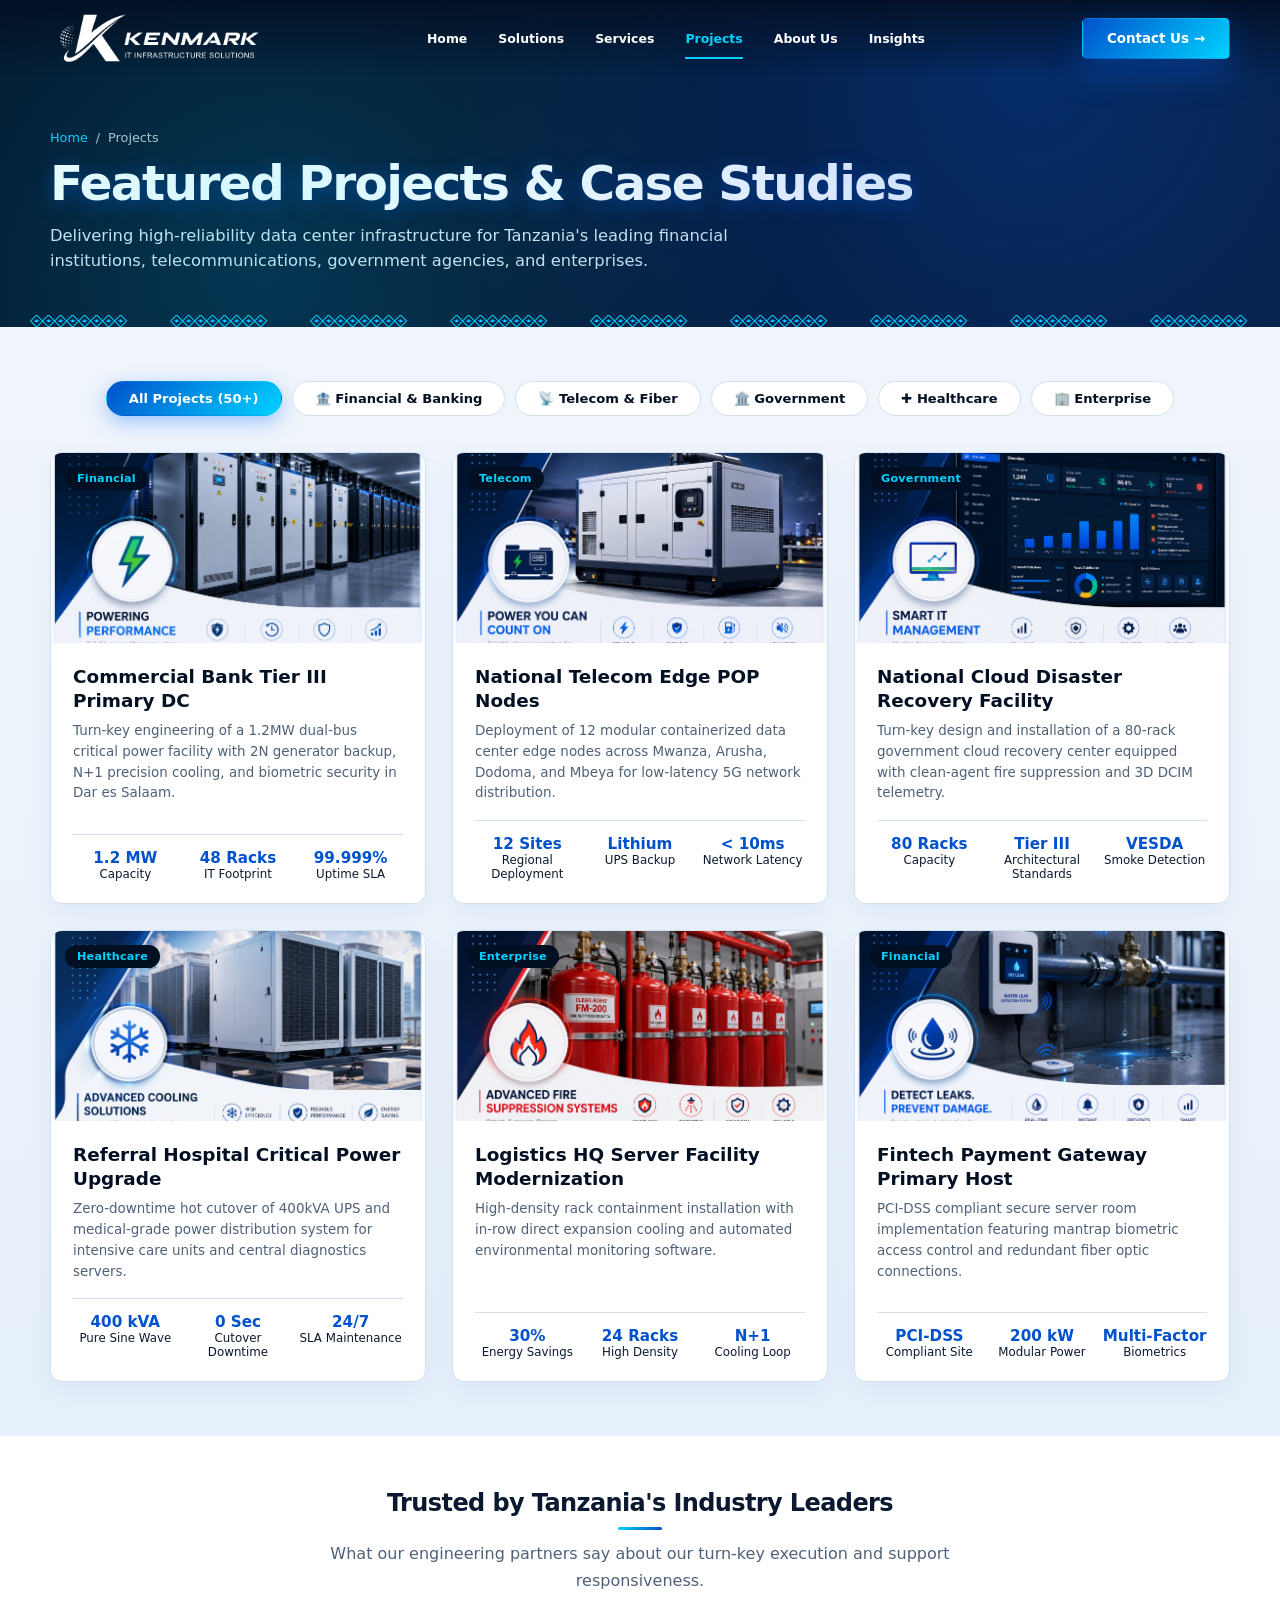
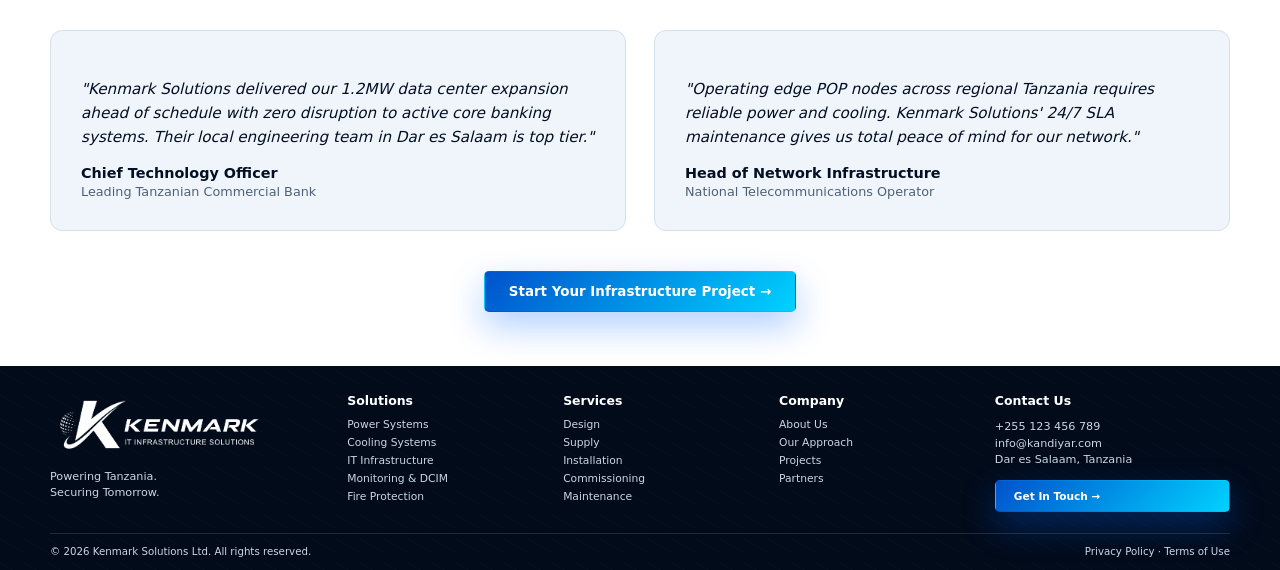
<file: projects.html>
<!doctype html>
<!-- ============================================================
     Project   : Kenmark Solutions Ltd — Website
     Author    : Vinoth Sakthivel
     Email     : vinoth@kandiyar.com
     Version   : 1.0
     ============================================================ -->
<html lang="en">

<head>
  <meta charset="utf-8">
  <meta name="viewport" content="width=device-width,initial-scale=1">
  <meta name="description"
    content="Explore Kenmark Solutions Ltd's data center infrastructure projects and case studies across Tanzania.">
  <title>Projects & Case Studies — Kenmark Solutions Ltd Tanzania</title>
  <link rel="stylesheet" href="css/style.css">
</head>

<body>
  <header class="site-header">
    <div class="container nav">
      <a href="index.html"><img class="logo" src="assets/logo.svg" alt="Kenmark Solutions Ltd"></a>
      <nav class="nav-links" aria-label="Main navigation">
        <a href="index.html">Home</a>
        <a href="solutions.html">Solutions</a>
        <a href="services.html">Services</a>
        <a href="projects.html" class="active">Projects</a>
        <a href="about.html">About Us</a>
        <a href="insights.html">Insights</a>
      </nav>
      <div class="nav-actions">
        <a class="btn btn-primary" href="contact.html">Contact Us →</a>
        <button class="menu-btn" aria-label="Open navigation">☰</button>
      </div>
    </div>
  </header>

  <main>
    <section class="page-hero">
      <div class="container">
        <div class="breadcrumb">
          <a href="index.html">Home</a> <span>/</span> <span>Projects</span>
        </div>
        <h1 class="page-title reveal visible">Featured Projects & Case Studies</h1>
        <p class="page-subtitle reveal visible delay1">
          Delivering high-reliability data center infrastructure for Tanzania's leading financial institutions,
          telecommunications, government agencies, and enterprises.
        </p>
      </div>
    </section>

    <!-- Projects Portfolio with Interactive Filter -->
    <section class="py-section bg-light">
      <div class="container filter-container">
        <div class="filter-bar">
          <button class="filter-btn active" data-filter="all">All Projects (50+)</button>
          <button class="filter-btn" data-filter="financial">🏦 Financial & Banking</button>
          <button class="filter-btn" data-filter="telecom">📡 Telecom & Fiber</button>
          <button class="filter-btn" data-filter="government">🏛️ Government</button>
          <button class="filter-btn" data-filter="healthcare">✚ Healthcare</button>
          <button class="filter-btn" data-filter="enterprise">🏢 Enterprise</button>
        </div>

        <div class="grid-3" style="margin-top:20px;">

          <!-- Case Study 1 -->
          <article class="project-card reveal visible" data-category="financial">
            <div style="position:relative;">
              <img class="project-card-img" src="assets/images/power-systems.jpg" alt="Commercial Bank Data Center">
              <span class="project-badge">Financial</span>
            </div>
            <div class="project-card-body">
              <h3>Commercial Bank Tier III Primary DC</h3>
              <p>Turn-key engineering of a 1.2MW dual-bus critical power facility with 2N generator backup, N+1
                precision cooling, and biometric security in Dar es Salaam.</p>
              <div class="project-stats-mini">
                <div><strong>1.2 MW</strong>Capacity</div>
                <div><strong>48 Racks</strong>IT Footprint</div>
                <div><strong>99.999%</strong>Uptime SLA</div>
              </div>
            </div>
          </article>

          <!-- Case Study 2 -->
          <article class="project-card reveal visible delay1" data-category="telecom">
            <div style="position:relative;">
              <img class="project-card-img" src="assets/images/it-infrastructure.jpg" alt="Telecom Edge Nodes">
              <span class="project-badge">Telecom</span>
            </div>
            <div class="project-card-body">
              <h3>National Telecom Edge POP Nodes</h3>
              <p>Deployment of 12 modular containerized data center edge nodes across Mwanza, Arusha, Dodoma, and Mbeya
                for low-latency 5G network distribution.</p>
              <div class="project-stats-mini">
                <div><strong>12 Sites</strong>Regional Deployment</div>
                <div><strong>Lithium</strong>UPS Backup</div>
                <div><strong>
                    < 10ms</strong>Network Latency</div>
              </div>
            </div>
          </article>

          <!-- Case Study 3 -->
          <article class="project-card reveal visible delay2" data-category="government">
            <div style="position:relative;">
              <img class="project-card-img" src="assets/images/dcim-monitoring.jpg" alt="Government Cloud Center">
              <span class="project-badge">Government</span>
            </div>
            <div class="project-card-body">
              <h3>National Cloud Disaster Recovery Facility</h3>
              <p>Turn-key design and installation of a 80-rack government cloud recovery center equipped with
                clean-agent fire suppression and 3D DCIM telemetry.</p>
              <div class="project-stats-mini">
                <div><strong>80 Racks</strong>Capacity</div>
                <div><strong>Tier III</strong>Architectural Standards</div>
                <div><strong>VESDA</strong>Smoke Detection</div>
              </div>
            </div>
          </article>

          <!-- Case Study 4 -->
          <article class="project-card reveal visible delay3" data-category="healthcare">
            <div style="position:relative;">
              <img class="project-card-img" src="assets/images/cooling-systems.jpg" alt="Healthcare Hospital Power">
              <span class="project-badge">Healthcare</span>
            </div>
            <div class="project-card-body">
              <h3>Referral Hospital Critical Power Upgrade</h3>
              <p>Zero-downtime hot cutover of 400kVA UPS and medical-grade power distribution system for intensive care
                units and central diagnostics servers.</p>
              <div class="project-stats-mini">
                <div><strong>400 kVA</strong>Pure Sine Wave</div>
                <div><strong>0 Sec</strong>Cutover Downtime</div>
                <div><strong>24/7</strong>SLA Maintenance</div>
              </div>
            </div>
          </article>

          <!-- Case Study 5 -->
          <article class="project-card reveal visible delay4" data-category="enterprise">
            <div style="position:relative;">
              <img class="project-card-img" src="assets/images/fire-suppression.jpg"
                alt="Logistics Enterprise Facility">
              <span class="project-badge">Enterprise</span>
            </div>
            <div class="project-card-body">
              <h3>Logistics HQ Server Facility Modernization</h3>
              <p>High-density rack containment installation with in-row direct expansion cooling and automated
                environmental monitoring software.</p>
              <div class="project-stats-mini">
                <div><strong>30%</strong>Energy Savings</div>
                <div><strong>24 Racks</strong>High Density</div>
                <div><strong>N+1</strong>Cooling Loop</div>
              </div>
            </div>
          </article>

          <!-- Case Study 6 -->
          <article class="project-card reveal visible" data-category="financial">
            <div style="position:relative;">
              <img class="project-card-img" src="assets/images/security-systems.jpg" alt="Fintech Payment Host Center">
              <span class="project-badge">Financial</span>
            </div>
            <div class="project-card-body">
              <h3>Fintech Payment Gateway Primary Host</h3>
              <p>PCI-DSS compliant secure server room implementation featuring mantrap biometric access control and
                redundant fiber optic connections.</p>
              <div class="project-stats-mini">
                <div><strong>PCI-DSS</strong>Compliant Site</div>
                <div><strong>200 kW</strong>Modular Power</div>
                <div><strong>Multi-Factor</strong>Biometrics</div>
              </div>
            </div>
          </article>

        </div>
      </div>
    </section>

    <!-- Client Testimonials & Impact -->
    <section class="py-section" style="background:#fff;">
      <div class="container">
        <h2 class="title">Trusted by Tanzania's Industry Leaders</h2>
        <p class="subtitle">What our engineering partners say about our turn-key execution and support responsiveness.
        </p>

        <div class="grid-2" style="margin-top:36px;">
          <div style="background:var(--surface); border:1px solid var(--line); border-radius:12px; padding:30px;">
            <p style="font-size:0.95rem; font-style:italic; line-height:1.6; color:var(--navy); margin-0 0 16px;">
              "Kenmark Solutions delivered our 1.2MW data center expansion ahead of schedule with zero disruption to
              active core banking systems. Their local engineering team in Dar es Salaam is top tier."
            </p>
            <div>
              <strong style="color:var(--navy); font-size:0.9rem; display:block;">Chief Technology Officer</strong>
              <span style="color:var(--muted); font-size:0.8rem;">Leading Tanzanian Commercial Bank</span>
            </div>
          </div>

          <div style="background:var(--surface); border:1px solid var(--line); border-radius:12px; padding:30px;">
            <p style="font-size:0.95rem; font-style:italic; line-height:1.6; color:var(--navy); margin-0 0 16px;">
              "Operating edge POP nodes across regional Tanzania requires reliable power and cooling. Kenmark Solutions'
              24/7 SLA maintenance gives us total peace of mind for our network."
            </p>
            <div>
              <strong style="color:var(--navy); font-size:0.9rem; display:block;">Head of Network
                Infrastructure</strong>
              <span style="color:var(--muted); font-size:0.8rem;">National Telecommunications Operator</span>
            </div>
          </div>
        </div>

        <div style="text-align:center; margin-top:40px;">
          <a href="contact.html" class="btn btn-primary">Start Your Infrastructure Project →</a>
        </div>
      </div>
    </section>
  </main>

  <footer>
    <div class="container">
      <div class="footer-grid">
        <div>
          <img class="footer-logo" src="assets/logo.svg" alt="Kenmark Solutions Ltd">
          <p>Powering Tanzania.<br>Securing Tomorrow.</p>
        </div>
        <div>
          <h4>Solutions</h4>
          <a href="solutions.html">Power Systems</a>
          <a href="solutions.html">Cooling Systems</a>
          <a href="solutions.html">IT Infrastructure</a>
          <a href="solutions.html">Monitoring & DCIM</a>
          <a href="solutions.html">Fire Protection</a>
        </div>
        <div>
          <h4>Services</h4>
          <a href="services.html">Design</a>
          <a href="services.html">Supply</a>
          <a href="services.html">Installation</a>
          <a href="services.html">Commissioning</a>
          <a href="services.html">Maintenance</a>
        </div>
        <div>
          <h4>Company</h4>
          <a href="about.html">About Us</a>
          <a href="services.html">Our Approach</a>
          <a href="projects.html">Projects</a>
          <a href="about.html#partners">Partners</a>
        </div>
        <div>
          <h4>Contact Us</h4>
          <p>+255 123 456 789<br>info@kandiyar.com<br>Dar es Salaam, Tanzania</p>
          <a class="btn btn-primary" href="contact.html">Get In Touch →</a>
        </div>
      </div>
      <div class="copyright">
        <span>© 2026 Kenmark Solutions Ltd. All rights reserved.</span>
        <span>Privacy Policy · Terms of Use</span>
      </div>
    </div>
  </footer>

  <script src="js/app.js"></script>
</body>

</html>
</file>
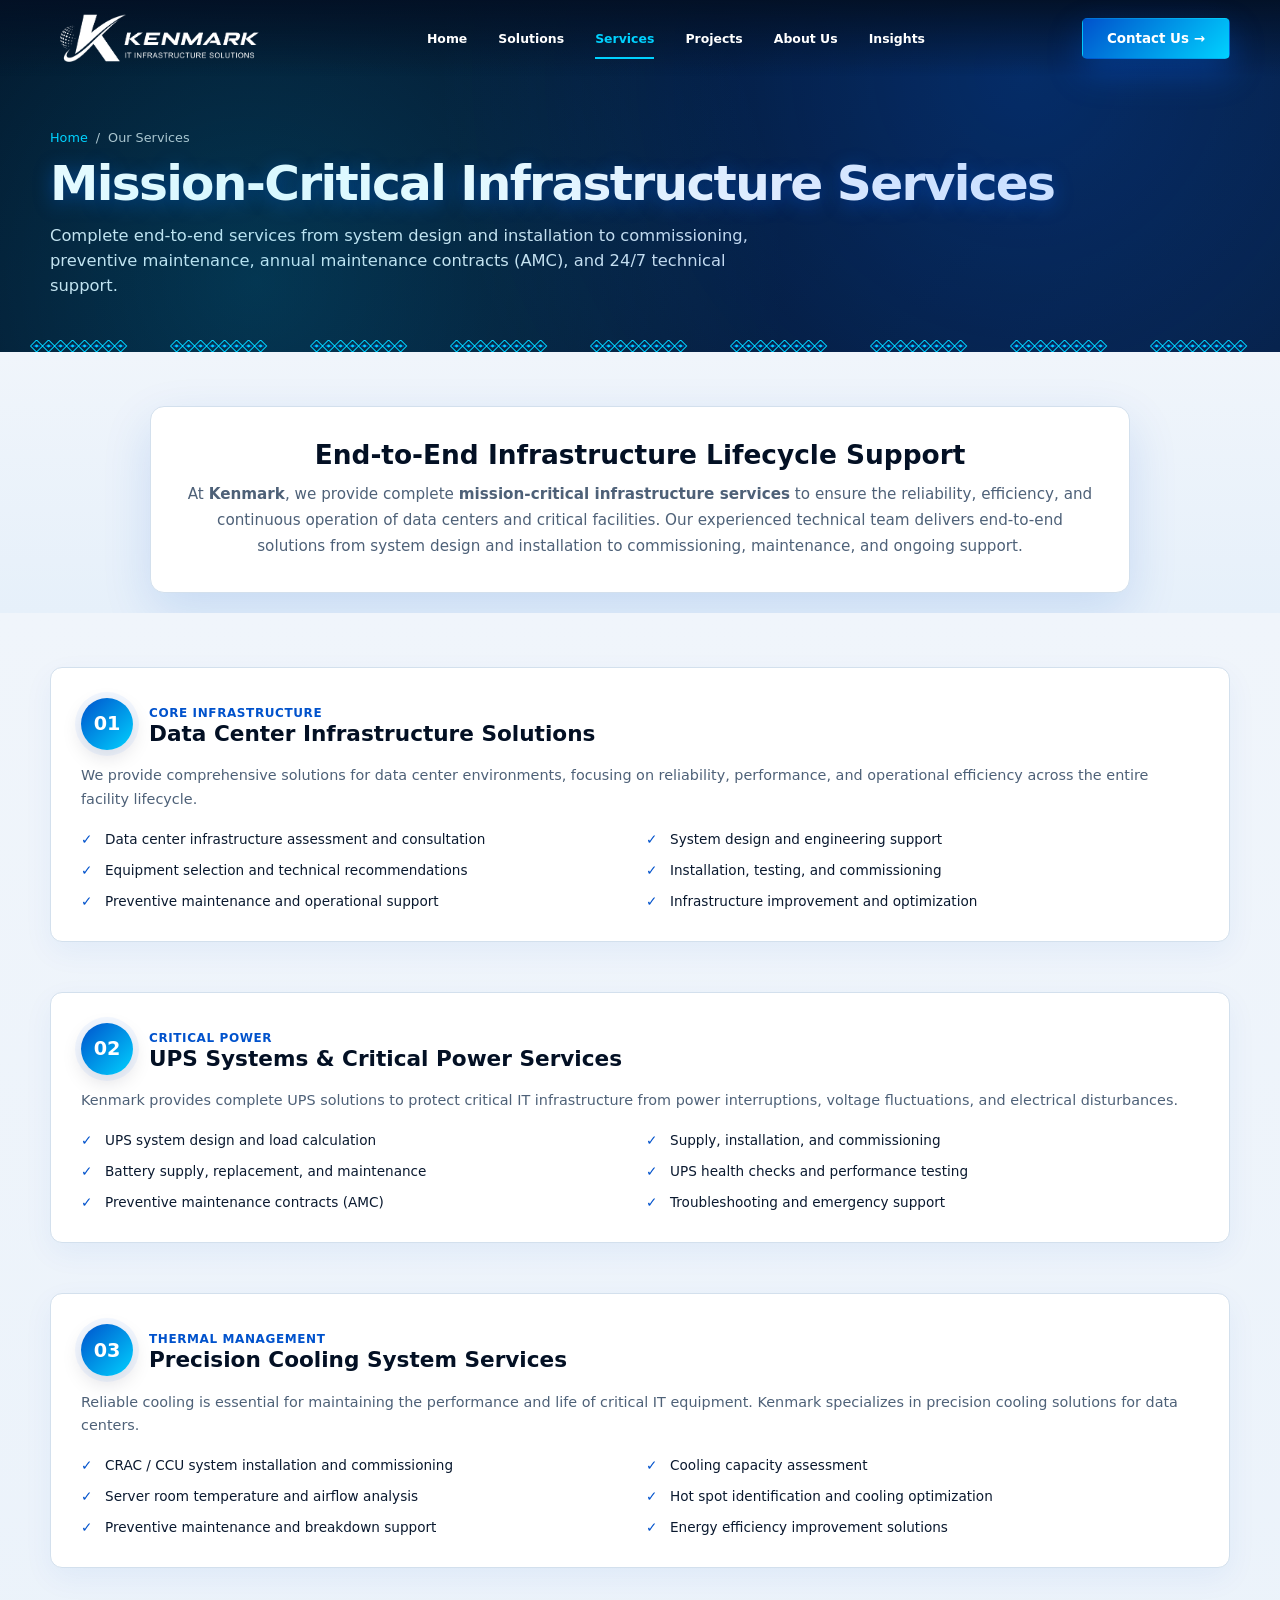
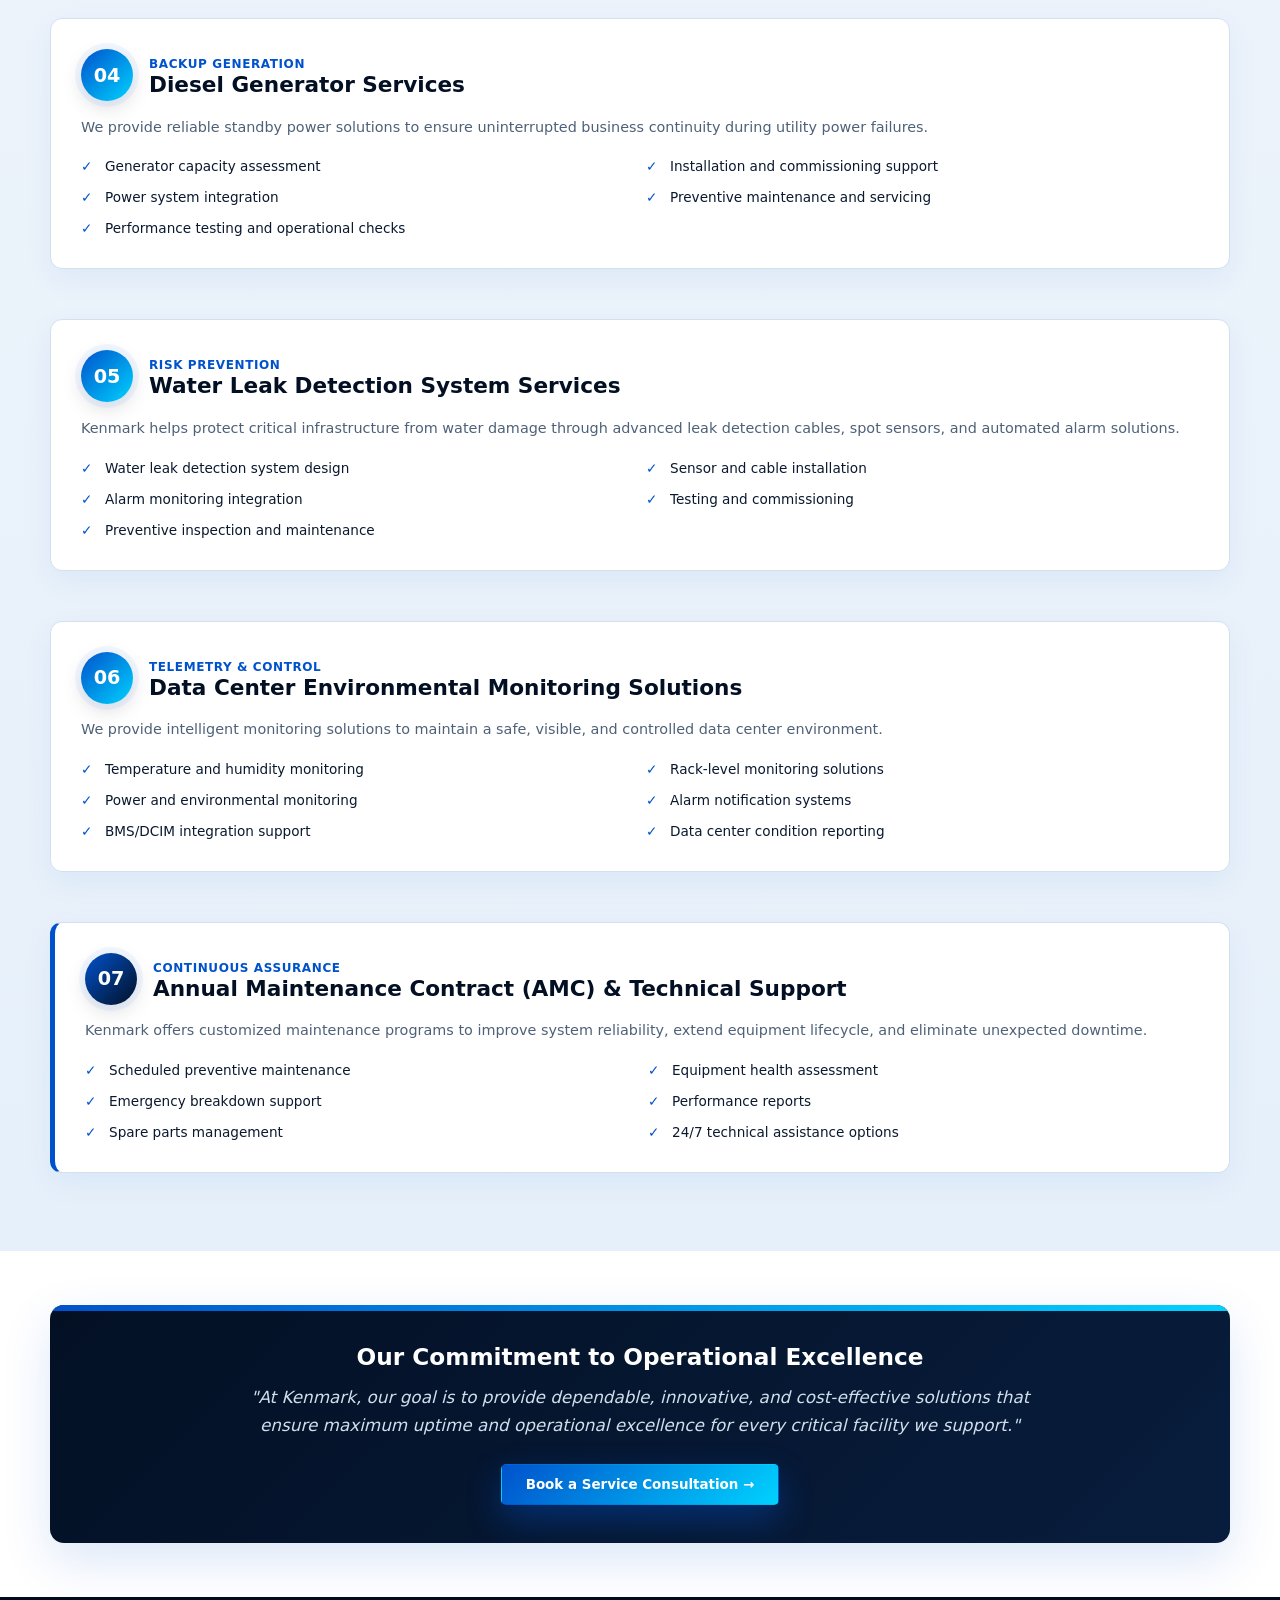
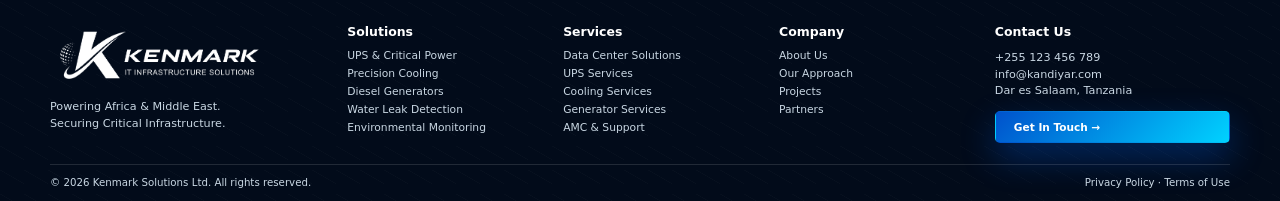
<file: services.html>
<!doctype html>
<!-- ============================================================
     Project   : Kenmark Solutions Ltd — Website
     Author    : Vinoth Sakthivel
     Email     : vinoth@kandiyar.com
     Version   : 1.0
     ============================================================ -->
<html lang="en">

<head>
  <meta charset="utf-8">
  <meta name="viewport" content="width=device-width,initial-scale=1">
  <meta name="description"
    content="Kenmark Services — Data Center Infrastructure, UPS & Critical Power, Precision Cooling, Diesel Generators, Water Leak Detection, Environmental Monitoring, & AMC.">
  <title>Our Services — Kenmark Solutions Ltd</title>
  <link rel="stylesheet" href="css/style.css">
</head>

<body>
  <header class="site-header">
    <div class="container nav">
      <a href="index.html"><img class="logo" src="assets/logo.svg" alt="Kenmark Solutions Ltd"></a>
      <nav class="nav-links" aria-label="Main navigation">
        <a href="index.html">Home</a>
        <a href="solutions.html">Solutions</a>
        <a href="services.html" class="active">Services</a>
        <a href="projects.html">Projects</a>
        <a href="about.html">About Us</a>
        <a href="insights.html">Insights</a>
      </nav>
      <div class="nav-actions">
        <a class="btn btn-primary" href="contact.html">Contact Us →</a>
        <button class="menu-btn" aria-label="Open navigation">☰</button>
      </div>
    </div>
  </header>

  <main>
    <section class="page-hero">
      <div class="container">
        <div class="breadcrumb">
          <a href="index.html">Home</a> <span>/</span> <span>Our Services</span>
        </div>
        <h1 class="page-title reveal visible">Mission-Critical Infrastructure Services</h1>
        <p class="page-subtitle reveal visible delay1">
          Complete end-to-end services from system design and installation to commissioning, preventive maintenance,
          annual maintenance contracts (AMC), and 24/7 technical support.
        </p>
      </div>
    </section>

    <!-- Services Overview Banner -->
    <section class="py-section bg-light" style="padding-bottom:20px;">
      <div class="container">
        <div
          style="background:#fff; border-radius:14px; padding:32px; border:1px solid var(--line); box-shadow:var(--shadow); max-width:980px; margin:0 auto; text-align:center;">
          <h2 style="color:var(--navy); font-size:1.65rem; margin:0 0 12px;">End-to-End Infrastructure Lifecycle Support
          </h2>
          <p style="color:var(--muted); font-size:0.95rem; line-height:1.7; margin:0;">
            At <strong>Kenmark</strong>, we provide complete <strong>mission-critical infrastructure services</strong>
            to ensure the reliability, efficiency, and continuous operation of data centers and critical facilities. Our
            experienced technical team delivers end-to-end solutions from system design and installation to
            commissioning, maintenance, and ongoing support.
          </p>
        </div>
      </div>
    </section>

    <!-- 7 Core Service Modules -->
    <section class="py-section bg-light">
      <div class="container">
        <div style="display:flex; flex-direction:column; gap:26px;">

          <!-- Service 1: Data Center Infrastructure Solutions -->
          <div class="solution-detail-card reveal visible">
            <div style="display:flex; align-items:center; gap:16px; margin-bottom:12px;">
              <div class="orb"
                style="margin:0; width:52px; height:52px; background:linear-gradient(135deg,var(--blue),var(--cyan)); color:#fff; font-weight:800; font-size:1.2rem; display:grid; place-items:center; border:none;">
                01</div>
              <div>
                <span
                  style="font-size:0.75rem; font-weight:800; color:var(--blue); letter-spacing:0.05em; text-transform:uppercase;">Core
                  Infrastructure</span>
                <h3 style="margin:0;">Data Center Infrastructure Solutions</h3>
              </div>
            </div>
            <p style="color:var(--muted); font-size:0.9rem; line-height:1.65;">
              We provide comprehensive solutions for data center environments, focusing on reliability, performance, and
              operational efficiency across the entire facility lifecycle.
            </p>
            <ul class="solution-features-list">
              <li>Data center infrastructure assessment and consultation</li>
              <li>System design and engineering support</li>
              <li>Equipment selection and technical recommendations</li>
              <li>Installation, testing, and commissioning</li>
              <li>Preventive maintenance and operational support</li>
              <li>Infrastructure improvement and optimization</li>
            </ul>
          </div>

          <!-- Service 2: UPS Systems & Critical Power Services -->
          <div class="solution-detail-card reveal visible delay1">
            <div style="display:flex; align-items:center; gap:16px; margin-bottom:12px;">
              <div class="orb"
                style="margin:0; width:52px; height:52px; background:linear-gradient(135deg,var(--blue),var(--cyan)); color:#fff; font-weight:800; font-size:1.2rem; display:grid; place-items:center; border:none;">
                02</div>
              <div>
                <span
                  style="font-size:0.75rem; font-weight:800; color:var(--blue); letter-spacing:0.05em; text-transform:uppercase;">Critical
                  Power</span>
                <h3 style="margin:0;">UPS Systems & Critical Power Services</h3>
              </div>
            </div>
            <p style="color:var(--muted); font-size:0.9rem; line-height:1.65;">
              Kenmark provides complete UPS solutions to protect critical IT infrastructure from power interruptions,
              voltage fluctuations, and electrical disturbances.
            </p>
            <ul class="solution-features-list">
              <li>UPS system design and load calculation</li>
              <li>Supply, installation, and commissioning</li>
              <li>Battery supply, replacement, and maintenance</li>
              <li>UPS health checks and performance testing</li>
              <li>Preventive maintenance contracts (AMC)</li>
              <li>Troubleshooting and emergency support</li>
            </ul>
          </div>

          <!-- Service 3: Precision Cooling System Services -->
          <div class="solution-detail-card reveal visible delay2">
            <div style="display:flex; align-items:center; gap:16px; margin-bottom:12px;">
              <div class="orb"
                style="margin:0; width:52px; height:52px; background:linear-gradient(135deg,var(--blue),var(--cyan)); color:#fff; font-weight:800; font-size:1.2rem; display:grid; place-items:center; border:none;">
                03</div>
              <div>
                <span
                  style="font-size:0.75rem; font-weight:800; color:var(--blue); letter-spacing:0.05em; text-transform:uppercase;">Thermal
                  Management</span>
                <h3 style="margin:0;">Precision Cooling System Services</h3>
              </div>
            </div>
            <p style="color:var(--muted); font-size:0.9rem; line-height:1.65;">
              Reliable cooling is essential for maintaining the performance and life of critical IT equipment. Kenmark
              specializes in precision cooling solutions for data centers.
            </p>
            <ul class="solution-features-list">
              <li>CRAC / CCU system installation and commissioning</li>
              <li>Cooling capacity assessment</li>
              <li>Server room temperature and airflow analysis</li>
              <li>Hot spot identification and cooling optimization</li>
              <li>Preventive maintenance and breakdown support</li>
              <li>Energy efficiency improvement solutions</li>
            </ul>
          </div>

          <!-- Service 4: Diesel Generator Services -->
          <div class="solution-detail-card reveal visible delay3">
            <div style="display:flex; align-items:center; gap:16px; margin-bottom:12px;">
              <div class="orb"
                style="margin:0; width:52px; height:52px; background:linear-gradient(135deg,var(--blue),var(--cyan)); color:#fff; font-weight:800; font-size:1.2rem; display:grid; place-items:center; border:none;">
                04</div>
              <div>
                <span
                  style="font-size:0.75rem; font-weight:800; color:var(--blue); letter-spacing:0.05em; text-transform:uppercase;">Backup
                  Generation</span>
                <h3 style="margin:0;">Diesel Generator Services</h3>
              </div>
            </div>
            <p style="color:var(--muted); font-size:0.9rem; line-height:1.65;">
              We provide reliable standby power solutions to ensure uninterrupted business continuity during utility
              power failures.
            </p>
            <ul class="solution-features-list">
              <li>Generator capacity assessment</li>
              <li>Installation and commissioning support</li>
              <li>Power system integration</li>
              <li>Preventive maintenance and servicing</li>
              <li>Performance testing and operational checks</li>
            </ul>
          </div>

          <!-- Service 5: Water Leak Detection System Services -->
          <div class="solution-detail-card reveal visible delay4">
            <div style="display:flex; align-items:center; gap:16px; margin-bottom:12px;">
              <div class="orb"
                style="margin:0; width:52px; height:52px; background:linear-gradient(135deg,var(--blue),var(--cyan)); color:#fff; font-weight:800; font-size:1.2rem; display:grid; place-items:center; border:none;">
                05</div>
              <div>
                <span
                  style="font-size:0.75rem; font-weight:800; color:var(--blue); letter-spacing:0.05em; text-transform:uppercase;">Risk
                  Prevention</span>
                <h3 style="margin:0;">Water Leak Detection System Services</h3>
              </div>
            </div>
            <p style="color:var(--muted); font-size:0.9rem; line-height:1.65;">
              Kenmark helps protect critical infrastructure from water damage through advanced leak detection cables,
              spot sensors, and automated alarm solutions.
            </p>
            <ul class="solution-features-list">
              <li>Water leak detection system design</li>
              <li>Sensor and cable installation</li>
              <li>Alarm monitoring integration</li>
              <li>Testing and commissioning</li>
              <li>Preventive inspection and maintenance</li>
            </ul>
          </div>

          <!-- Service 6: Data Center Environmental Monitoring Solutions -->
          <div class="solution-detail-card reveal visible">
            <div style="display:flex; align-items:center; gap:16px; margin-bottom:12px;">
              <div class="orb"
                style="margin:0; width:52px; height:52px; background:linear-gradient(135deg,var(--blue),var(--cyan)); color:#fff; font-weight:800; font-size:1.2rem; display:grid; place-items:center; border:none;">
                06</div>
              <div>
                <span
                  style="font-size:0.75rem; font-weight:800; color:var(--blue); letter-spacing:0.05em; text-transform:uppercase;">Telemetry
                  & Control</span>
                <h3 style="margin:0;">Data Center Environmental Monitoring Solutions</h3>
              </div>
            </div>
            <p style="color:var(--muted); font-size:0.9rem; line-height:1.65;">
              We provide intelligent monitoring solutions to maintain a safe, visible, and controlled data center
              environment.
            </p>
            <ul class="solution-features-list">
              <li>Temperature and humidity monitoring</li>
              <li>Rack-level monitoring solutions</li>
              <li>Power and environmental monitoring</li>
              <li>Alarm notification systems</li>
              <li>BMS/DCIM integration support</li>
              <li>Data center condition reporting</li>
            </ul>
          </div>

          <!-- Service 7: Annual Maintenance Contract (AMC) & Technical Support -->
          <div class="solution-detail-card reveal visible delay1" style="border-left:5px solid var(--blue);">
            <div style="display:flex; align-items:center; gap:16px; margin-bottom:12px;">
              <div class="orb"
                style="margin:0; width:52px; height:52px; background:linear-gradient(135deg,var(--blue),var(--navy)); color:#fff; font-weight:800; font-size:1.2rem; display:grid; place-items:center; border:none;">
                07</div>
              <div>
                <span
                  style="font-size:0.75rem; font-weight:800; color:var(--blue); letter-spacing:0.05em; text-transform:uppercase;">Continuous
                  Assurance</span>
                <h3 style="margin:0;">Annual Maintenance Contract (AMC) & Technical Support</h3>
              </div>
            </div>
            <p style="color:var(--muted); font-size:0.9rem; line-height:1.65;">
              Kenmark offers customized maintenance programs to improve system reliability, extend equipment lifecycle,
              and eliminate unexpected downtime.
            </p>
            <ul class="solution-features-list">
              <li>Scheduled preventive maintenance</li>
              <li>Equipment health assessment</li>
              <li>Emergency breakdown support</li>
              <li>Performance reports</li>
              <li>Spare parts management</li>
              <li>24/7 technical assistance options</li>
            </ul>
          </div>

        </div>
      </div>
    </section>

    <!-- Goal Commitment Statement -->
    <section class="py-section" style="background:#fff;">
      <div class="container">
        <div
          style="background:linear-gradient(135deg,var(--navy) 0%,var(--navy-2) 100%); color:#fff; border-radius:14px; padding:38px 42px; text-align:center; box-shadow:var(--shadow); position:relative; overflow:hidden;">
          <div
            style="position:absolute; top:0; left:0; right:0; height:6px; background:linear-gradient(90deg,var(--blue),var(--cyan));">
          </div>
          <h3 style="font-size:1.45rem; color:#fff; margin:0 0 14px; font-weight:700;">Our Commitment to Operational
            Excellence</h3>
          <p
            style="font-size:1.05rem; color:#d0dfeb; line-height:1.65; max-width:820px; margin:0 auto 24px; font-style:italic;">
            "At Kenmark, our goal is to provide dependable, innovative, and cost-effective solutions that ensure maximum
            uptime and operational excellence for every critical facility we support."
          </p>
          <a href="contact.html" class="btn btn-primary">Book a Service Consultation →</a>
        </div>
      </div>
    </section>
  </main>

  <footer>
    <div class="container">
      <div class="footer-grid">
        <div>
          <img class="footer-logo" src="assets/logo.svg" alt="Kenmark Solutions Ltd">
          <p>Powering Africa & Middle East.<br>Securing Critical Infrastructure.</p>
        </div>
        <div>
          <h4>Solutions</h4>
          <a href="solutions.html">UPS & Critical Power</a>
          <a href="solutions.html">Precision Cooling</a>
          <a href="solutions.html">Diesel Generators</a>
          <a href="solutions.html">Water Leak Detection</a>
          <a href="solutions.html">Environmental Monitoring</a>
        </div>
        <div>
          <h4>Services</h4>
          <a href="services.html">Data Center Solutions</a>
          <a href="services.html">UPS Services</a>
          <a href="services.html">Cooling Services</a>
          <a href="services.html">Generator Services</a>
          <a href="services.html">AMC & Support</a>
        </div>
        <div>
          <h4>Company</h4>
          <a href="about.html">About Us</a>
          <a href="services.html">Our Approach</a>
          <a href="projects.html">Projects</a>
          <a href="about.html#partners">Partners</a>
        </div>
        <div>
          <h4>Contact Us</h4>
          <p>+255 123 456 789<br>info@kandiyar.com<br>Dar es Salaam, Tanzania</p>
          <a class="btn btn-primary" href="contact.html">Get In Touch →</a>
        </div>
      </div>
      <div class="copyright">
        <span>© 2026 Kenmark Solutions Ltd. All rights reserved.</span>
        <span>Privacy Policy · Terms of Use</span>
      </div>
    </div>
  </footer>

  <script src="js/app.js"></script>
</body>

</html>
</file>
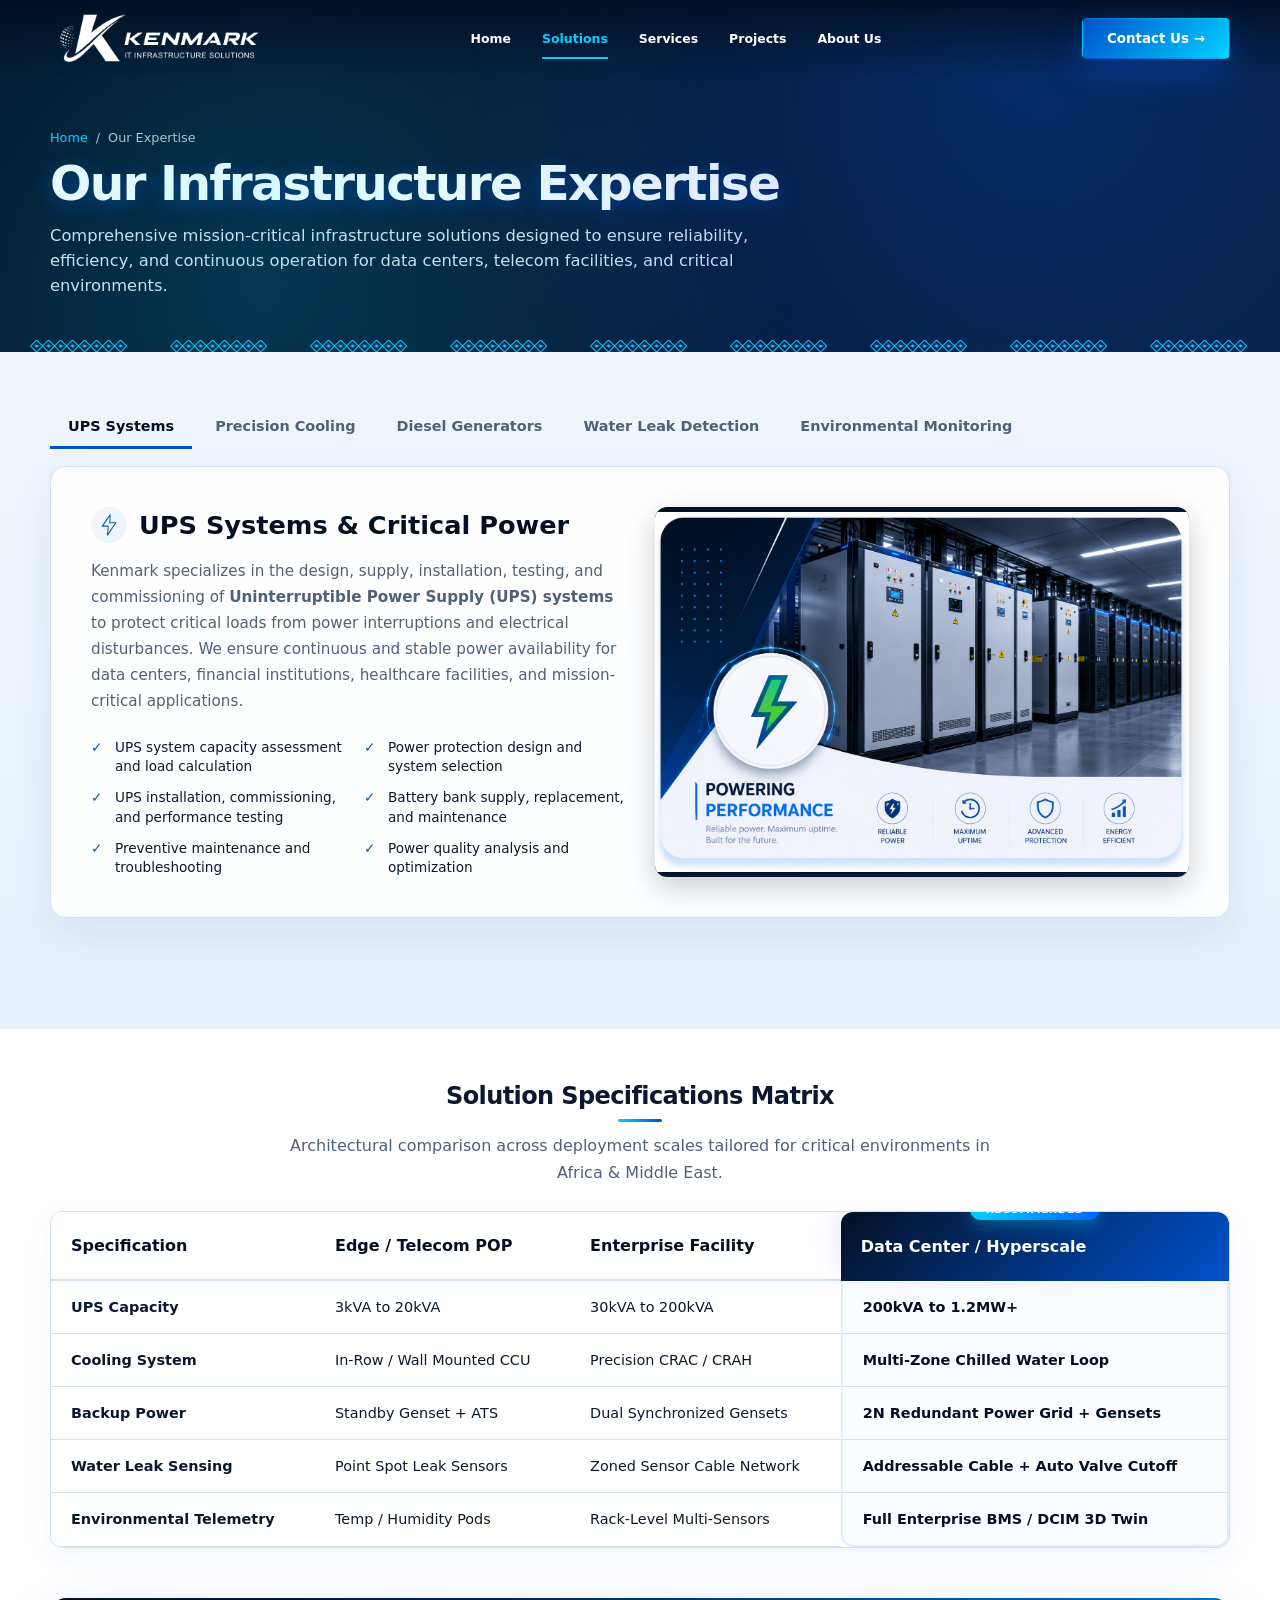
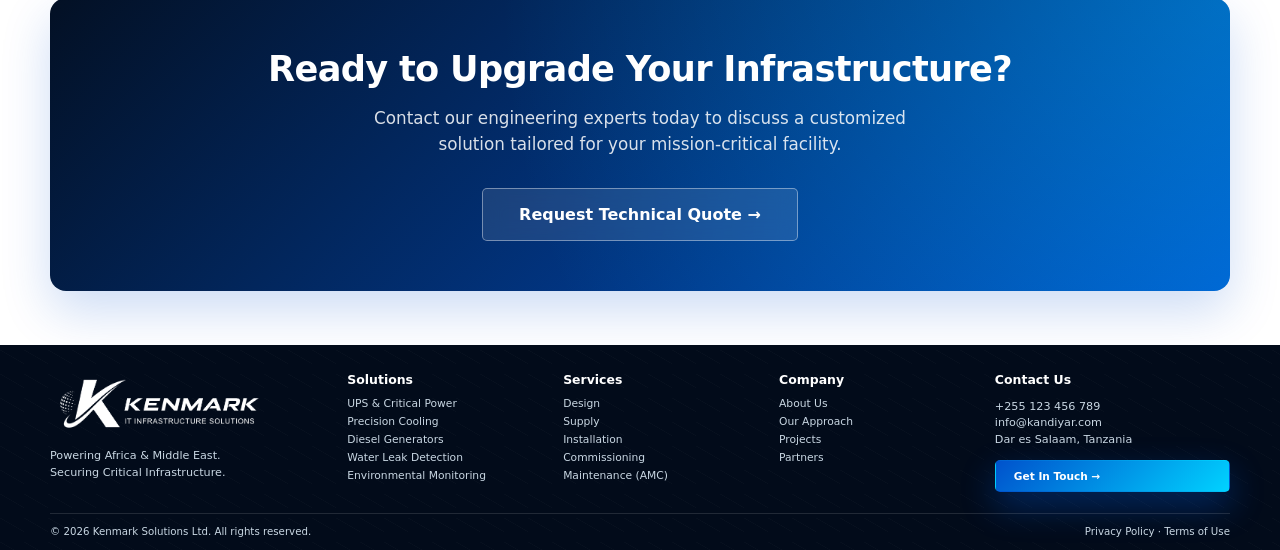
<file: solutions.html>
<!doctype html>
<!-- ============================================================
     Project   : Kenmark Solutions Ltd — Website
     Author    : Vinoth Sakthivel
     Email     : vinoth@kandiyar.com
     Version   : 1.0
     ============================================================ -->
<html lang="en">

<head>
  <meta charset="utf-8">
  <meta name="viewport" content="width=device-width,initial-scale=1">
  <meta name="description"
    content="Kenmark Expertise — UPS Systems, Precision Cooling, Generators, Water Leak Detection, and Environmental Monitoring across Africa & Middle East.">
  <title>Our Expertise & Solutions — Kenmark Solutions Ltd</title>
  <link rel="stylesheet" href="css/style.css">
</head>

<body>
  <header class="site-header">
    <div class="container nav">
      <a href="index.html"><img class="logo" src="assets/logo.svg" alt="Kenmark Solutions Ltd"></a>
      <nav class="nav-links" aria-label="Main navigation">
        <a href="index.html">Home</a>
        <a href="solutions.html" class="active">Solutions</a>
        <a href="services.html">Services</a>
        <a href="projects.html">Projects</a>
        <a href="about.html">About Us</a>
        
      </nav>
      <div class="nav-actions">
        <a class="btn btn-primary" href="contact.html">Contact Us →</a>
        <button class="menu-btn" aria-label="Open navigation">☰</button>
      </div>
    </div>
  </header>

  <main>
    <section class="page-hero">
      <div class="container">
        <div class="breadcrumb">
          <a href="index.html">Home</a> <span>/</span> <span>Our Expertise</span>
        </div>
        <h1 class="page-title reveal visible">Our Infrastructure Expertise</h1>
        <p class="page-subtitle reveal visible delay1">
          Comprehensive mission-critical infrastructure solutions designed to ensure reliability, efficiency, and
          continuous operation for data centers, telecom facilities, and critical environments.
        </p>
      </div>
    </section>

    <!-- Overview Intro -->
    <!--     <section class="py-section bg-light" style="padding-bottom:20px;">
      <div class="container">
        <div
          style="background:#fff; border-radius:14px; padding:32px; border:1px solid var(--line); box-shadow:var(--shadow); max-width:960px; margin:0 auto; text-align:center;">
          <h2 style="color:var(--navy); font-size:1.6rem; margin:0 0 12px;">Complete Infrastructure Lifecycle Management
          </h2>
          <p style="color:var(--muted); font-size:0.95rem; line-height:1.7; margin:0;">
            At <strong>Kenmark</strong>, our expertise covers the complete lifecycle of critical infrastructure systems
            — from consultation and design to supply, installation, testing, commissioning, preventive maintenance,
            annual maintenance contracts (AMC), and technical support.
          </p>
        </div>
      </div>
    </section> -->

    <!-- Tabbed Expertise Categories -->
    <section class="py-section bg-light">
      <div class="container tabs-container">
        <!-- Solutions Cards Grid -->
        <div class="solution-tabs" role="tablist">
          <button class="tab-btn active" data-tab="ups" id="tab-ups" role="tab" aria-controls="ups">UPS Systems</button>
          <button class="tab-btn" data-tab="cooling" id="tab-cooling" role="tab" aria-controls="cooling">Precision
            Cooling</button>
          <button class="tab-btn" data-tab="generator" id="tab-generator" role="tab" aria-controls="generator">Diesel
            Generators</button>
          <button class="tab-btn" data-tab="leak" id="tab-leak" role="tab" aria-controls="leak">Water Leak
            Detection</button>
          <button class="tab-btn" data-tab="monitoring" id="tab-monitoring" role="tab"
            aria-controls="monitoring">Environmental Monitoring</button>
        </div>
        <BR>
        <section id="ups" class="tab-content active" role="tabpanel" aria-labelledby="tab-ups">
          <div class="solution-split-card">
            <div class="solution-split-content">
              <h3><img src="assets/icons/power.svg" alt=""
                  style="width:36px;height:36px;background:var(--surface);padding:6px;border-radius:50%;"> UPS Systems
                &amp; Critical Power</h3>
              <p>Kenmark specializes in the design, supply, installation, testing, and commissioning of
                <strong>Uninterruptible Power Supply (UPS) systems</strong> to protect critical loads from power
                interruptions and electrical disturbances. We ensure continuous and stable power availability for data
                centers, financial institutions, healthcare facilities, and mission-critical applications.
              </p>
              <ul class="solution-features-list">
                <li>UPS system capacity assessment and load calculation</li>
                <li>Power protection design and system selection</li>
                <li>UPS installation, commissioning, and performance testing</li>
                <li>Battery bank supply, replacement, and maintenance</li>
                <li>Preventive maintenance and troubleshooting</li>
                <li>Power quality analysis and optimization</li>
              </ul>
            </div>
            <div class="solution-split-visual">
              <img src="assets/images/power-systems.jpg" alt="">
            </div>
          </div>
        </section>

        <section id="cooling" class="tab-content" role="tabpanel" aria-labelledby="tab-cooling">
          <div class="solution-split-card">
            <div class="solution-split-content">
              <h3><img src="assets/icons/cooling.svg" alt=""
                  style="width:36px;height:36px;background:var(--surface);padding:6px;border-radius:50%;"> Precision
                Cooling Systems</h3>
              <p>Maintaining the correct temperature and humidity conditions is essential for data center reliability.
                Kenmark provides advanced <strong>precision cooling solutions</strong> to maintain optimal environmental
                conditions for sensitive IT equipment, preventing overheating and extending equipment operational life.
              </p>
              <ul class="solution-features-list">
                <li>CRAC / CCU precision air conditioning systems</li>
                <li>Cooling capacity assessment and system selection</li>
                <li>Server room cooling analysis and hot spot identification</li>
                <li>Airflow management and cooling optimization</li>
                <li>Installation, commissioning, and servicing</li>
                <li>Preventive maintenance and energy efficiency improvement</li>
              </ul>
            </div>
            <div class="solution-split-visual">
              <div><img src="assets/images/cooling-systems.jpg" alt=""></div>
            </div>
          </div>
        </section>

        <section id="generator" class="tab-content" role="tabpanel" aria-labelledby="tab-generator">
          <div class="solution-split-card">
            <div class="solution-split-content">
              <h3><img src="assets/icons/power.svg" alt=""
                  style="width:36px;height:36px;background:var(--surface);padding:6px;border-radius:50%;"> Diesel
                Generator Systems</h3>
              <p>Kenmark delivers dependable backup power solutions to ensure business continuity during utility power
                failures. We help organizations maintain uninterrupted operations with reliable standby power solutions.
              </p>
              <ul class="solution-features-list">
                <li>Generator capacity assessment and load calculation</li>
                <li>Supply, installation, and commissioning support</li>
                <li>Synchronization and integration with critical power systems</li>
                <li>Preventive maintenance and performance testing</li>
                <li>Fuel system and operational reliability checks</li>
                <li>Automatic transfer switch (ATS) integration</li>
              </ul>
            </div>
            <div class="solution-split-visual">
              <div><img src="assets/images/it-infrastructure.jpg" alt=""></div>
            </div>
          </div>
        </section>

        <section id="leak" class="tab-content" role="tabpanel" aria-labelledby="tab-leak">
          <div class="solution-split-card">
            <div class="solution-split-content">
              <h3><img src="assets/icons/security.svg" alt=""
                  style="width:36px;height:36px;background:var(--surface);padding:6px;border-radius:50%;"> Water Leak
                Detection Systems</h3>
              <p>Water leakage can create significant risks in data centers and critical facilities. Kenmark provides
                intelligent <strong>water leak detection solutions</strong> designed to identify and prevent potential
                damage to minimize downtime and protect infrastructure assets.</p>
              <ul class="solution-features-list">
                <li>Leak detection cable and sensor installation</li>
                <li>Monitoring system integration</li>
                <li>Early warning alerts and alarm configuration</li>
                <li>Protection for raised floors, cooling systems, and critical areas</li>
                <li>Zone-based &amp; addressable leak locating</li>
                <li>Automated shut-off valve integration</li>
              </ul>
            </div>
            <div class="solution-split-visual">
              <div><img src="assets/images/security-systems.jpg" alt=""></div>
            </div>
          </div>
        </section>

        <section id="monitoring" class="tab-content" role="tabpanel" aria-labelledby="tab-monitoring">
          <div class="solution-split-card">
            <div class="solution-split-content">
              <h3><img src="assets/icons/monitoring.svg" alt=""
                  style="width:36px;height:36px;background:var(--surface);padding:6px;border-radius:50%;"> Environmental
                Monitoring</h3>
              <p>Kenmark provides advanced environmental monitoring solutions to maintain visibility and control over
                critical data center conditions. By providing real-time visibility, we help customers identify potential
                risks, improve efficiency, and maintain a highly reliable operating environment.</p>
              <ul class="solution-features-list">
                <li>Temperature and humidity monitoring</li>
                <li>Rack-level environmental monitoring</li>
                <li>Power and energy monitoring</li>
                <li>Alarm management and notification systems</li>
                <li>Integration with BMS / DCIM platforms</li>
                <li>Real-time telemetry &amp; historical audit reporting</li>
              </ul>
            </div>
            <div class="solution-split-visual">
              <div><img src="assets/images/dcim-monitoring.jpg" alt=""></div>
            </div>
          </div>
        </section>
        <BR><BR><BR>
      </div>

      </div>
      </div>

      <!-- Precision Cooling Systems -->
      <!-- <div class="solution-card reveal visible delay1">
        <div class="solution-split-card">
          <div class="solution-split-content">
            <h3><img src="assets/icons/cooling.svg" alt=""
                style="width:36px;height:36px;background:var(--surface);padding:6px;border-radius:50%;"> Precision
              Cooling Systems</h3>
            <p>Maintaining the correct temperature and humidity conditions is essential for data center reliability.
              Kenmark provides advanced <strong>precision cooling solutions</strong> to maintain optimal environmental
              conditions for sensitive IT equipment, preventing overheating and extending equipment operational life.
            </p>
            <ul class="solution-features-list">
              <li>CRAC / CCU precision air conditioning systems</li>
              <li>Cooling capacity assessment and system selection</li>
              <li>Server room cooling analysis and hot spot identification</li>
              <li>Airflow management and cooling optimization</li>
              <li>Installation, commissioning, and servicing</li>
              <li>Preventive maintenance and energy efficiency improvement</li>
            </ul>
          </div>
          <div class="solution-split-visual">
            <div class="visual-icon"><img src="assets/icons/cooling.svg" alt=""></div>
          </div>
        </div>
      </div> -->

      <!-- Diesel Generator Systems -->
      <!--  <div class="solution-card reveal visible delay2">
        <div class="solution-split-card">
          <div class="solution-split-content">
            <h3><img src="assets/icons/power.svg" alt=""
                style="width:36px;height:36px;background:var(--surface);padding:6px;border-radius:50%;"> Diesel
              Generator Systems</h3>
            <p>Kenmark delivers dependable backup power solutions to ensure business continuity during utility power
              failures. We help organizations maintain uninterrupted operations with reliable standby power solutions.
            </p>
            <ul class="solution-features-list">
              <li>Generator capacity assessment and load calculation</li>
              <li>Supply, installation, and commissioning support</li>
              <li>Synchronization and integration with critical power systems</li>
              <li>Preventive maintenance and performance testing</li>
              <li>Fuel system and operational reliability checks</li>
              <li>Automatic transfer switch (ATS) integration</li>
            </ul>
          </div>
          <div class="solution-split-visual">
            <div class="visual-icon"><img src="assets/icons/power.svg" alt=""></div>
          </div>
        </div>
      </div> -->

      <!-- Water Leak Detection Systems -->
      <!-- <div class="solution-card reveal visible delay3">
        <div class="solution-split-card">
          <div class="solution-split-content">
            <h3><img src="assets/icons/security.svg" alt=""
                style="width:36px;height:36px;background:var(--surface);padding:6px;border-radius:50%;"> Water Leak
              Detection Systems</h3>
            <p>Water leakage can create significant risks in data centers and critical facilities. Kenmark provides
              intelligent <strong>water leak detection solutions</strong> designed to identify and prevent potential
              damage to minimize downtime and protect infrastructure assets.</p>
            <ul class="solution-features-list">
              <li>Leak detection cable and sensor installation</li>
              <li>Monitoring system integration</li>
              <li>Early warning alerts and alarm configuration</li>
              <li>Protection for raised floors, cooling systems, and critical areas</li>
              <li>Zone-based & addressable leak locating</li>
              <li>Automated shut-off valve integration</li>
            </ul>
          </div>
          <div class="solution-split-visual">
            <div class="visual-icon"><img src="assets/icons/security.svg" alt=""></div>
          </div>
        </div>
      </div> -->

      <!-- Environmental Monitoring -->
      <!--       <div class="solution-card reveal visible delay4">
        <div class="solution-split-card">
          <div class="solution-split-content">
            <h3><img src="assets/icons/monitoring.svg" alt=""
                style="width:36px;height:36px;background:var(--surface);padding:6px;border-radius:50%;"> Environmental
              Monitoring</h3>
            <p>Kenmark provides advanced environmental monitoring solutions to maintain visibility and control over
              critical data center conditions. By providing real-time visibility, we help customers identify potential
              risks, improve efficiency, and maintain a highly reliable operating environment.</p>
            <ul class="solution-features-list">
              <li>Temperature and humidity monitoring</li>
              <li>Rack-level environmental monitoring</li>
              <li>Power and energy monitoring</li>
              <li>Alarm management and notification systems</li>
              <li>Integration with BMS / DCIM platforms</li>
              <li>Real-time telemetry & historical audit reporting</li>
            </ul>
          </div>
          <div class="solution-split-visual">
            <div class="visual-icon"><img src="assets/icons/monitoring.svg" alt=""></div>
          </div>
        </div>
      </div> -->
      </div>

      </div>
    </section>

    <!-- Technical Spec Table Section -->
    <section class="py-section" style="background:#fff;">
      <div class="container">
        <h2 class="title reveal visible">Solution Specifications Matrix</h2>
        <p class="subtitle reveal visible delay1">Architectural comparison across deployment scales tailored for
          critical environments in
          Africa & Middle East.</p>

        <div class="spec-table-wrapper reveal visible delay2">
          <table class="premium-spec-table">
            <thead>
              <tr>
                <th>Specification</th>
                <th>Edge / Telecom POP</th>
                <th>Enterprise Facility</th>
                <th class="recommended">Data Center / Hyperscale</th>
              </tr>
            </thead>
            <tbody>
              <tr>
                <td><strong>UPS Capacity</strong></td>
                <td>3kVA to 20kVA</td>
                <td>30kVA to 200kVA</td>
                <td class="recommended-col">200kVA to 1.2MW+</td>
              </tr>
              <tr>
                <td><strong>Cooling System</strong></td>
                <td>In-Row / Wall Mounted CCU</td>
                <td>Precision CRAC / CRAH</td>
                <td class="recommended-col">Multi-Zone Chilled Water Loop</td>
              </tr>
              <tr>
                <td><strong>Backup Power</strong></td>
                <td>Standby Genset + ATS</td>
                <td>Dual Synchronized Gensets</td>
                <td class="recommended-col">2N Redundant Power Grid + Gensets</td>
              </tr>
              <tr>
                <td><strong>Water Leak Sensing</strong></td>
                <td>Point Spot Leak Sensors</td>
                <td>Zoned Sensor Cable Network</td>
                <td class="recommended-col">Addressable Cable + Auto Valve Cutoff</td>
              </tr>
              <tr>
                <td><strong>Environmental Telemetry</strong></td>
                <td>Temp / Humidity Pods</td>
                <td>Rack-Level Multi-Sensors</td>
                <td class="recommended-col">Full Enterprise BMS / DCIM 3D Twin</td>
              </tr>
            </tbody>
          </table>
        </div>

        <div class="cta-banner reveal visible delay3">
          <h2>Ready to Upgrade Your Infrastructure?</h2>
          <p>Contact our engineering experts today to discuss a customized solution tailored for your mission-critical
            facility.</p>
          <a href="contact.html" class="btn btn-outline"
            style="background: rgba(255,255,255,0.1); border-color: rgba(255,255,255,0.4);">Request Technical Quote
            →</a>
        </div>
      </div>
    </section>
  </main>

  <footer>
    <div class="container">
      <div class="footer-grid">
        <div>
          <img class="footer-logo" src="assets/logo.svg" alt="Kenmark Solutions Ltd">
          <p>Powering Africa & Middle East.<br>Securing Critical Infrastructure.</p>
        </div>
        <div>
          <h4>Solutions</h4>
          <a href="solutions.html">UPS & Critical Power</a>
          <a href="solutions.html">Precision Cooling</a>
          <a href="solutions.html">Diesel Generators</a>
          <a href="solutions.html">Water Leak Detection</a>
          <a href="solutions.html">Environmental Monitoring</a>
        </div>
        <div>
          <h4>Services</h4>
          <a href="services.html">Design</a>
          <a href="services.html">Supply</a>
          <a href="services.html">Installation</a>
          <a href="services.html">Commissioning</a>
          <a href="services.html">Maintenance (AMC)</a>
        </div>
        <div>
          <h4>Company</h4>
          <a href="about.html">About Us</a>
          <a href="services.html">Our Approach</a>
          <a href="projects.html">Projects</a>
          <a href="about.html#partners">Partners</a>
        </div>
        <div>
          <h4>Contact Us</h4>
          <p>+255 123 456 789<br>info@kandiyar.com<br>Dar es Salaam, Tanzania</p>
          <a class="btn btn-primary" href="contact.html">Get In Touch →</a>
        </div>
      </div>
      <div class="copyright">
        <span>© 2026 Kenmark Solutions Ltd. All rights reserved.</span>
        <span>Privacy Policy · Terms of Use</span>
      </div>
    </div>
  </footer>

  <script src="js/app.js"></script>
</body>

</html>
</file>
<file: css/style.css>
/*
 * ============================================================
 *  Project   : Kenmark Solutions Ltd — Website
 *  Author    : Vinoth Sakthivel
 *  Email     : vinoth@kandiyar.com
 *  Version   : 1.0
 * ============================================================
 */
:root{
  --navy:#031024;--navy-2:#081d3d;--blue:#0052cc;--electric:#0066ff;--cyan:#00d2ff;--accent:#00d2ff;--gold:#00d2ff;
  --ink:#0a192f;--muted:#4e6178;--surface:#f0f5fb;--line:#d3e0ed;--white:#fff;--container:1180px;
  --shadow:0 18px 50px rgba(0,82,204,.14)
}
*{box-sizing:border-box}html{scroll-behavior:smooth}body{margin:0;font-family:Inter,system-ui,-apple-system,"Segoe UI",sans-serif;color:var(--ink);background:#fff;overflow-x:hidden}
img{display:block;max-width:100%}a{text-decoration:none;color:inherit}button{font:inherit}.container{width:min(calc(100% - 40px),var(--container));margin:auto}
.section{padding:34px 0}.title{text-align:center;font-size:1.5rem;line-height:1.15;letter-spacing:-.025em;margin:0 0 10px}.title:after{content:"";display:block;width:44px;height:3px;margin:9px auto 0;background:linear-gradient(90deg,var(--cyan),var(--blue));border-radius:3px}.subtitle{max-width:720px;margin:0 auto;color:var(--muted);text-align:center;line-height:1.7}
.btn{display:inline-flex;align-items:center;justify-content:center;gap:10px;padding:12px 24px;border-radius:5px;font-size:.84rem;font-weight:800;border:1px solid transparent;transition:.25s}.btn:hover{transform:translateY(-3px)}
.btn-primary{color:#fff;background:linear-gradient(135deg,var(--blue),var(--cyan));box-shadow:0 14px 35px rgba(0,102,255,.32)}.btn-primary:hover{background:linear-gradient(135deg,#0044b3,#00bfff);box-shadow:0 16px 40px rgba(0,102,255,.45)}
.btn-outline{color:#fff;border-color:rgba(255,255,255,.55);background:rgba(255,255,255,.04);backdrop-filter:blur(10px)}
.site-header{position:fixed;inset:0 0 auto;z-index:60;transition:.3s;background:linear-gradient(to bottom,rgba(3,16,36,.92),transparent)}
.site-header.scrolled{background:rgba(3,16,36,.95);backdrop-filter:blur(16px);box-shadow:0 8px 28px rgba(0,0,0,.25)}
.nav{height:76px;display:flex;align-items:center;justify-content:space-between;gap:25px}.logo{width:220px;height:auto}.nav-links{display:flex;gap:31px;color:#fff;font-weight:600;font-size:.78rem}.nav-links a{position:relative}.nav-links a:after{content:"";position:absolute;left:0;right:100%;bottom:-13px;height:2px;background:var(--cyan);transition:.25s}.nav-links a:hover:after{right:0}
.nav-actions{display:flex;gap:20px;align-items:center}.nav-actions .btn{min-width:145px}.flag{width:27px;border-radius:2px}.menu-btn{display:none;background:none;border:0;color:#fff;font-size:1.5rem}

.hero{min-height:490px;height:50vw;max-height:600px;position:relative;color:#fff;display:flex;align-items:center;background:var(--navy);overflow:hidden}
.hero:before{content:"";position:absolute;inset:0;background:linear-gradient(90deg,#031024 0%,rgba(3,16,36,.97) 40%,rgba(3,16,36,.50) 67%,rgba(3,16,36,.18)),url("../assets/images/hero-data-center-kilimanjaro.jpg") 72% center/cover no-repeat;transform:scale(1.03);animation:heroZoom 16s ease-in-out infinite alternate}
@keyframes heroZoom{to{transform:scale(1.10) translateX(-1.2%)}}
.hero:after{content:"";position:absolute;inset:0;background:radial-gradient(circle at 26% 47%,rgba(0,102,255,.28),transparent 33%),linear-gradient(to top,rgba(3,16,36,.5),transparent 40%)}
.hero-inner{position:relative;z-index:2;padding-top:82px}.hero-copy{max-width:550px}.hero h1{font-size:clamp(2.7rem,4.25vw,4rem);line-height:1.05;letter-spacing:-.04em;margin:0 0 14px}.hero h1 span{color:var(--cyan)}
.hero p{font-size:1rem;line-height:1.45;color:#eef5fa;max-width:520px;margin:0}.hero-actions{display:flex;gap:16px;flex-wrap:wrap;margin-top:18px}.hero-actions .btn{min-width:180px}
.feature-row{display:grid;grid-template-columns:repeat(4,1fr);gap:0;margin-top:28px;max-width:710px}.feature{display:flex;gap:10px;align-items:center;padding:10px 14px 0 0;font-size:.72rem;line-height:1.4;font-weight:700}.feature img{width:32px;height:32px;filter:drop-shadow(0 2px 4px rgba(0,102,255,.3))}
.pattern-bar{position:absolute;left:0;right:0;bottom:0;height:17px;z-index:3;background:url("../assets/icons/tanzania-pattern.svg") center/140px 17px repeat-x}

.process{background:#fff}.process-grid{display:grid;grid-template-columns:repeat(5,1fr) 1.1fr;gap:18px;margin-top:20px;position:relative}.process-grid:before{content:"";position:absolute;left:7%;right:15%;top:43px;border-top:2px dotted #00bfff}
.process-item{text-align:center;position:relative;z-index:1}.orb{width:82px;height:82px;margin:0 auto 10px;border-radius:50%;background:#fff;border:1px solid var(--line);box-shadow:0 7px 20px rgba(3,16,36,.13),0 0 0 6px rgba(0,102,255,.05);display:grid;place-items:center;transition:.35s}.orb img{width:43px}.process-item:hover .orb{transform:translateY(-9px) rotate(3deg);border-color:#00d2ff;box-shadow:0 18px 40px rgba(0,102,255,.25)}
.process-item h3{margin:0 0 5px;font-size:.92rem;line-height:1.05}.process-item p{margin:0;color:var(--muted);font-size:.72rem;line-height:1.4}.map-badge{display:flex;align-items:center;justify-content:center;position:relative;z-index:1}.map-badge img{width:180px}

.solutions{background:linear-gradient(180deg,#f0f5fb,#e6f0fa);padding-top:0}.solution-shell{background:rgba(225,236,248,.8);border:1px solid #d3e2f2;border-radius:10px;padding:16px 18px 20px;box-shadow:0 12px 35px rgba(3,16,36,.07)}
.solutions .title{font-size:1.25rem}.solutions .title:after{display:none}.solution-grid{display:grid;grid-template-columns:repeat(5,1fr);gap:10px;margin-top:14px}.solution-card{background:rgba(255,255,255,0.9);backdrop-filter:blur(12px);border-radius:12px;overflow:hidden;box-shadow:0 8px 20px rgba(0,0,0,0.1);border:1px solid var(--line);transition:.35s;transform-style:preserve-3d;position:relative;display:flex;flex-direction:column;height:100%;}
.solution-card:after{content:"";position:absolute;bottom:0;left:25%;right:25%;height:2px;background:var(--blue)}.solution-card:nth-child(6):after{background:var(--cyan)}.solution-card:hover{transform:translateY(-9px);box-shadow:0 22px 45px rgba(0,82,204,.18)}.solution-image{height:112px;width:100%;object-fit:cover}.solution-body{padding:17px 13px 18px}.solution-icon{width:40px;height:40px;margin-top:-38px;margin-bottom:7px;border-radius:50%;background:#fff;padding:8px;box-shadow:0 4px 15px rgba(0,0,0,.15)}.solution-card h3{font-size:.87rem;line-height:1.05;margin:0 0 6px}.solution-card p{font-size:.69rem;line-height:1.4;color:var(--muted);margin:0}

.why{color:#fff;position:relative;background:linear-gradient(90deg,#031024 0%,#082852 50%,rgba(3,16,36,.45)),url("../assets/images/dar-es-salaam.jpg") right center/55% 100% no-repeat;overflow:hidden}
.why:after{content:"";position:absolute;right:-60px;top:-160px;width:360px;height:360px;border-radius:50%;background:conic-gradient(#0052cc 0 25%,#00d2ff 25% 50%,#031024 50% 75%,#0066ff 75% 100%);opacity:.65}
.why{padding:27px 0}.why-inner{position:relative;z-index:2;max-width:740px;margin-left:max(20px,calc((100% - var(--container))/2))}.why h2{font-size:1.35rem;margin:0 0 20px}.why h2:after{content:"";display:block;width:34px;height:2px;margin-top:8px;background:var(--cyan)}.reasons{display:grid;grid-template-columns:repeat(4,1fr);gap:22px}.reason{font-size:.72rem}.reason strong{display:block;margin-bottom:7px}.reason p{color:#d0dfeb;line-height:1.45;margin:0}

.stats-partners{display:grid;grid-template-columns:.85fr 1.35fr;min-height:205px}.stats-panel{padding:25px 50px;background:linear-gradient(135deg,#003db3,#031024);color:#fff}.stats-panel h2,.partner-panel h2{font-size:1.25rem;margin:0}.stats-grid{display:grid;grid-template-columns:repeat(4,1fr);gap:16px;margin:18px 0}.stat{padding-right:10px;border-right:1px solid rgba(255,255,255,.14)}.stat:last-child{border:0}.stat b{display:block;color:var(--cyan);font-size:1.55rem}.stat span{font-size:.67rem;color:#d9e5ef}
.stats-panel .btn{padding:9px 20px;font-size:.7rem}.partner-panel{padding:25px 42px 0;background:#f4f8fc}.partner-panel h2{color:#0052cc}.industry-grid{display:grid;grid-template-columns:repeat(6,1fr);gap:12px;margin-top:14px}.industry{text-align:center;color:var(--navy);font-size:.68rem}.industry .industry-icon{font-size:1.65rem;color:var(--blue);margin-bottom:6px}
.partner-logos{display:flex;justify-content:space-around;align-items:center;gap:20px;flex-wrap:wrap;margin:14px -42px 0;padding:16px 28px;border-top:1px solid #dce6ef;background:#fff}.partner-logos img{width:auto;height:34px;max-width:135px;object-fit:contain;filter:saturate(.95);transition:transform .25s ease,filter .25s ease}.partner-logos img.partner-logo-large{height:46px;max-width:165px}.partner-logos img:hover{transform:translateY(-2px);filter:saturate(1.15)}

footer{background:#020b1a;color:#c9d7e3;padding:27px 0 13px;position:relative}footer:before{content:"";position:absolute;inset:0;background-image:linear-gradient(30deg,transparent 0 49%,rgba(255,255,255,.025) 50% 51%,transparent 52%);background-size:24px 24px;pointer-events:none}.footer-grid{position:relative;display:grid;grid-template-columns:1.45fr 1fr 1fr 1fr 1.3fr;gap:35px}.footer-logo{width:220px;margin-bottom:13px}.footer-grid h4{color:#fff;margin:0 0 10px;font-size:.78rem}.footer-grid a{display:block;font-size:.67rem;margin:5px 0}.footer-grid p{font-size:.7rem;line-height:1.5}.footer-grid .btn{font-size:.66rem;padding:9px 18px}.copyright{position:relative;border-top:1px solid rgba(255,255,255,.12);margin-top:16px;padding-top:11px;font-size:.64rem;display:flex;justify-content:space-between}

.reveal{opacity:0;transform:translateY(30px);transition:opacity .75s ease,transform .75s ease}.reveal.visible{opacity:1;transform:none}.delay1{transition-delay:.08s}.delay2{transition-delay:.16s}.delay3{transition-delay:.24s}.delay4{transition-delay:.32s}
.counter{font-variant-numeric:tabular-nums}

@media(max-width:1000px){
 .nav-links{display:none;position:absolute;top:75px;left:20px;right:20px;flex-direction:column;padding:24px;background:#081d3d;border-radius:14px}.nav-links.open{display:flex}.menu-btn{display:block}.nav-actions .btn{display:none}
 .feature-row{grid-template-columns:1fr 1fr}.process-grid{grid-template-columns:repeat(2,1fr)}.process-grid:before{display:none}.map-badge{grid-column:1/-1}.why-inner{margin:auto}
 .solution-grid{grid-template-columns:repeat(3,1fr)}.reasons{grid-template-columns:1fr 1fr}.stats-partners{grid-template-columns:1fr}.footer-grid{grid-template-columns:1fr 1fr}
}
@media(max-width:650px){
 .container{width:min(calc(100% - 28px),var(--container))}.section{padding:52px 0}.hero{height:auto;min-height:820px}.hero:before{background:linear-gradient(rgba(3,16,36,.86),rgba(3,16,36,.9)),url("../assets/images/hero-data-center-kilimanjaro.jpg") center/cover}.hero h1{font-size:2.9rem}.feature-row{grid-template-columns:1fr}.process-grid,.solution-grid,.reasons,.stats-grid,.industry-grid,.footer-grid{grid-template-columns:1fr}.solution-shell{padding:18px}.solution-image{height:190px}.why{background:linear-gradient(rgba(3,16,36,.91),rgba(3,16,36,.91)),url("../assets/images/dar-es-salaam.jpg") center/cover}.stats-panel,.partner-panel{padding:34px 22px}.partner-logos{margin:20px -22px 0}.copyright{display:block;line-height:1.8}
}
@media(prefers-reduced-motion:reduce){*,*:before,*:after{animation:none!important;transition:none!important;scroll-behavior:auto!important}}

/* Nav active state */
.nav-links a.active{color:var(--cyan)}
.nav-links a.active:after{right:0}

/* Page Sub-Hero Banner */
.page-hero{background:linear-gradient(135deg,var(--navy) 0%,var(--navy-2) 100%);padding:130px 0 54px;color:#fff;position:relative;overflow:hidden}
.page-hero:before{content:"";position:absolute;inset:0;background:radial-gradient(circle at 80% 20%,rgba(0,102,255,0.25),transparent 55%),radial-gradient(circle at 20% 80%,rgba(0,210,255,0.18),transparent 50%)}
.page-hero:after{content:"";position:absolute;left:0;right:0;bottom:0;height:12px;background:url("../assets/icons/tanzania-pattern.svg") center/140px 12px repeat-x}
.breadcrumb{display:flex;align-items:center;gap:8px;font-size:.8rem;color:rgba(255,255,255,.75);margin-bottom:12px;font-weight:500}
.breadcrumb a{color:var(--cyan);transition:color .2s}.breadcrumb a:hover{text-decoration:underline}
.page-title{font-size:clamp(2.1rem,3.8vw,3.2rem);font-weight:800;line-height:1.1;margin:0 0 12px;letter-spacing:-.035em;color:#fff}
.page-subtitle{font-size:1.02rem;color:#dce6ef;max-width:700px;line-height:1.55;margin:0}

/* Common Layout Utilities */
.py-section{padding:54px 0}
.bg-light{background:linear-gradient(180deg,#f0f5fb,#e6f0fa)}
.grid-2{display:grid;grid-template-columns:repeat(2,1fr);gap:28px}
.grid-3{display:grid;grid-template-columns:repeat(3,1fr);gap:26px}
.grid-4{display:grid;grid-template-columns:repeat(4,1fr);gap:22px}

/* Interactive Filter Bar */
.filter-bar{display:flex;justify-content:center;gap:10px;flex-wrap:wrap;margin:0 0 36px}
.filter-btn{padding:9px 22px;border-radius:30px;border:1px solid var(--line);background:#fff;color:var(--navy);font-size:.82rem;font-weight:700;cursor:pointer;transition:all .25s ease}
.filter-btn:hover{background:var(--navy);color:#fff;border-color:var(--navy)}
.filter-btn.active{background:linear-gradient(135deg,var(--blue),var(--cyan));color:#fff;border-color:transparent;box-shadow:0 6px 20px rgba(0,102,255,.35)}

/* Interactive Tabs */
.tab-nav{display:flex;border-bottom:2px solid var(--line);gap:24px;margin-bottom:32px;overflow-x:auto}
.tab-btn{padding:12px 18px;background:none;border:none;font-size:.9rem;font-weight:700;color:var(--muted);cursor:pointer;border-bottom:3px solid transparent;margin-bottom:-2px;transition:all .25s ease;white-space:nowrap}
.tab-btn:hover,.tab-btn.active{color:var(--navy);border-bottom-color:var(--blue)}
.tab-content{display:none}.tab-content.active{display:block;animation:fadeIn .4s ease}
@keyframes fadeIn{from{opacity:0;transform:translateY(8px)}to{opacity:1;transform:none}}

/* Solutions Detail Components */
.solution-detail-card{background:#fff;border-radius:12px;border:1px solid var(--line);box-shadow:0 10px 30px rgba(0,82,204,.06);padding:30px;margin-bottom:24px}
.solution-detail-card h3{margin:0 0 12px;font-size:1.35rem;color:var(--navy);display:flex;align-items:center;gap:12px}
.solution-detail-card h3 img{width:36px;height:36px;background:var(--surface);padding:6px;border-radius:50%}
.solution-features-list{list-style:none;padding:0;margin:18px 0 0;display:grid;grid-template-columns:repeat(2,1fr);gap:12px}
.solution-features-list li{position:relative;padding-left:24px;font-size:.85rem;color:var(--ink);line-height:1.4}
.solution-features-list li:before{content:"✓";position:absolute;left:0;top:0;color:var(--blue);font-weight:800}

/* Spec Comparison Table */
.spec-table-wrapper{overflow-x:auto;background:#fff;border-radius:12px;border:1px solid var(--line);box-shadow:0 10px 30px rgba(0,82,204,.06);margin:24px 0}
.spec-table{width:100%;border-collapse:collapse;font-size:.85rem;text-align:left}
.spec-table th,.spec-table td{padding:14px 20px;border-bottom:1px solid var(--line)}
.spec-table th{background:var(--navy);color:#fff;font-weight:700;font-size:.78rem;letter-spacing:.03em;text-transform:uppercase}
.spec-table tr:hover td{background:#f0f5fb}

/* Project & Case Study Cards */
.project-card{background:#fff;border-radius:12px;overflow:hidden;border:1px solid var(--line);box-shadow:0 8px 26px rgba(0,82,204,.06);transition:transform .3s ease,box-shadow .3s ease;display:flex;flex-direction:column}
.project-card:hover{transform:translateY(-7px);box-shadow:0 20px 45px rgba(0,82,204,.16)}
.project-card-img{height:190px;width:100%;object-fit:cover;position:relative}
.project-badge{position:absolute;top:14px;left:14px;padding:5px 12px;border-radius:20px;background:var(--navy);color:var(--cyan);font-size:.7rem;font-weight:800;letter-spacing:.02em}
.project-card-body{padding:22px;display:flex;flex-direction:column;flex:1}
.project-card h3{font-size:1.15rem;margin:0 0 8px;line-height:1.3;color:var(--navy)}
.project-card p{font-size:.84rem;color:var(--muted);line-height:1.55;margin:0 0 16px;flex:1}
.project-stats-mini{display:grid;grid-template-columns:repeat(3,1fr);gap:8px;padding-top:14px;border-top:1px solid var(--line);text-align:center;font-size:.74rem}
.project-stats-mini div strong{display:block;color:var(--blue);font-size:.95rem;font-weight:800}

/* SLA & Service Cards */
.sla-card{background:#fff;border:1px solid var(--line);border-radius:12px;padding:28px;box-shadow:0 8px 25px rgba(0,82,204,.06);transition:transform .3s ease,border-color .3s ease;position:relative;overflow:hidden}
.sla-card.recommended{border:2px solid var(--blue)}
.sla-card.recommended:before{content:"POPULAR";position:absolute;top:15px;right:-30px;background:linear-gradient(135deg,var(--blue),var(--cyan));color:#fff;font-size:.65rem;font-weight:800;padding:4px 30px;transform:rotate(45deg)}
.sla-card:hover{transform:translateY(-5px);border-color:var(--blue)}
.sla-title{font-size:1.25rem;font-weight:800;color:var(--navy);margin:0 0 6px}
.sla-subtitle{font-size:.8rem;color:var(--muted);margin-bottom:18px}
.sla-features{list-style:none;padding:0;margin:0 0 24px}
.sla-features li{padding:8px 0;border-bottom:1px dashed var(--line);font-size:.83rem;display:flex;align-items:center;gap:10px}
.sla-features li span{color:var(--blue);font-weight:800}

/* Team & Leadership Cards */
.team-card{background:#fff;border-radius:12px;overflow:hidden;border:1px solid var(--line);box-shadow:0 8px 24px rgba(0,82,204,.06);text-align:center;padding:28px 20px;transition:transform .3s ease}
.team-card:hover{transform:translateY(-6px);box-shadow:0 18px 40px rgba(0,82,204,.14)}
.team-avatar{width:96px;height:96px;border-radius:50%;margin:0 auto 16px;background:linear-gradient(135deg,var(--navy),var(--blue));display:grid;place-items:center;color:#fff;font-size:2.2rem;font-weight:800;box-shadow:0 8px 20px rgba(0,82,204,.2);border:3px solid #fff}
.team-card h3{margin:0 0 4px;font-size:1.05rem;color:var(--navy)}
.team-card .role{color:var(--blue);font-size:.78rem;font-weight:700;margin-bottom:12px}
.team-card p{font-size:.78rem;color:var(--muted);line-height:1.5;margin:0}

/* Article / Insight Cards */
.article-card{background:#fff;border-radius:12px;overflow:hidden;border:1px solid var(--line);box-shadow:0 8px 24px rgba(0,82,204,.06);display:flex;flex-direction:column;transition:transform .3s ease}
.article-card:hover{transform:translateY(-6px);box-shadow:0 18px 40px rgba(0,82,204,.14)}
.article-banner{height:160px;background:linear-gradient(135deg,var(--navy-2),var(--blue));position:relative;display:flex;align-items:flex-end;padding:16px;color:#fff}
.article-category{position:absolute;top:14px;left:14px;background:rgba(3,16,36,.85);color:var(--cyan);font-size:.68rem;font-weight:800;padding:4px 10px;border-radius:4px;backdrop-filter:blur(4px)}
.article-body{padding:22px;display:flex;flex-direction:column;flex:1}
.article-date{font-size:.72rem;color:var(--muted);margin-bottom:8px}
.article-title{font-size:1.1rem;line-height:1.35;margin:0 0 10px;color:var(--navy)}
.article-excerpt{font-size:.83rem;color:var(--muted);line-height:1.6;margin:0 0 16px;flex:1}

/* Contact & Quote Form Components */
.contact-wrapper{display:grid;grid-template-columns:1fr 1.35fr;gap:36px;align-items:start}
.contact-info-box{background:linear-gradient(135deg,var(--navy) 0%,var(--navy-2) 100%);color:#fff;border-radius:12px;padding:38px;position:relative;overflow:hidden;box-shadow:var(--shadow)}
.contact-info-box:after{content:"";position:absolute;bottom:0;left:0;right:0;height:8px;background:url("../assets/icons/tanzania-pattern.svg") center/140px 8px repeat-x}
.contact-info-item{display:flex;gap:16px;margin-bottom:28px;align-items:flex-start}
.contact-icon{width:44px;height:44px;border-radius:50%;background:rgba(255,255,255,.1);display:grid;place-items:center;font-size:1.2rem;flex-shrink:0}
.contact-info-item h4{margin:0 0 4px;font-size:.9rem;color:#fff}
.contact-info-item p{margin:0;font-size:.82rem;color:#d0dfeb;line-height:1.5}
.form-box{background:#fff;border:1px solid var(--line);border-radius:12px;padding:36px;box-shadow:var(--shadow)}
.form-group{margin-bottom:20px}
.form-group label{display:block;font-size:.82rem;font-weight:700;color:var(--navy);margin-bottom:6px}
.form-control{width:100%;padding:12px 16px;border:1px solid var(--line);border-radius:6px;font-family:inherit;font-size:.88rem;background:var(--surface);transition:border-color .25s,box-shadow .25s}
.form-control:focus{outline:none;border-color:var(--blue);background:#fff;box-shadow:0 0 0 3px rgba(0,102,255,.15)}
.form-row{display:grid;grid-template-columns:1fr 1fr;gap:18px}
.form-submit-success{background:#eaf3ff;border:1px solid #70abf8;color:#003db3;padding:16px;border-radius:8px;font-size:.88rem;font-weight:600;display:none;margin-top:16px;text-align:center}

@media(max-width:1000px){
 .grid-2,.grid-3,.grid-4,.solution-features-list,.contact-wrapper{grid-template-columns:1fr}
 .form-row{grid-template-columns:1fr}
 .tab-nav{justify-content:flex-start}
}

/* --- Redesign Solutions Page Styles --- */

/* Vertical Tabs Layout for Solutions */
.solutions-layout {
  display: grid;
  grid-template-columns: 280px 1fr;
  gap: 40px;
  align-items: start;
}

.solutions-sidebar {
  display: flex;
  flex-direction: column;
  gap: 8px;
  background: rgba(255, 255, 255, 0.7);
  backdrop-filter: blur(20px);
  padding: 16px;
  border-radius: 12px;
  box-shadow: 0 10px 40px rgba(0,82,204,.06);
  border: 1px solid var(--line);
}

.solutions-sidebar .tab-btn {
  text-align: left;
  padding: 16px 20px;
  border-radius: 8px;
  border: none;
  border-left: 4px solid transparent;
  margin-bottom: 0;
  font-size: .95rem;
  font-weight: 700;
  color: var(--muted);
  background: transparent;
  cursor: pointer;
  transition: all .3s ease;
  display: flex;
  align-items: center;
  gap: 12px;
}

.solutions-sidebar .tab-btn:hover {
  background: var(--surface);
  color: var(--navy);
  border-left-color: var(--line);
}

.solutions-sidebar .tab-btn.active {
  background: linear-gradient(135deg, rgba(0,102,255,0.08), rgba(0,210,255,0.08));
  color: var(--blue);
  border-left-color: var(--blue);
  box-shadow: inset 0 0 0 1px rgba(0,102,255,0.1);
}

.solution-split-card {
  display: grid;
  grid-template-columns: 1fr 1fr;
  gap: 30px;
  background: rgba(255, 255, 255, 0.9);
  backdrop-filter: blur(10px);
  border-radius: 16px;
  padding: 40px;
  box-shadow: 0 16px 40px rgba(0,82,204,.08);
  border: 1px solid var(--line);
  position: relative;
  overflow: hidden;
}

.solution-split-content {
  position: relative;
  z-index: 2;
}

.solution-split-visual {
  border-radius: 12px;
  background: linear-gradient(135deg, var(--navy) 0%, var(--navy-2) 100%);
  position: relative;
  overflow: hidden;
  display: flex;
  align-items: center;
  justify-content: center;
  min-height: 250px;
  box-shadow: 0 10px 30px rgba(0,0,0,.2);
}

.solution-split-visual img {
  position: relative;
  z-index: 2;
  max-width: 100%;
  height: auto;
}

  border-radius: 12px;
  background: linear-gradient(135deg, var(--navy) 0%, var(--navy-2) 100%);
  position: relative;
  overflow: hidden;
  display: flex;
  align-items: center;
  justify-content: center;
  min-height: 250px;
  box-shadow: 0 10px 30px rgba(0,0,0,.2);
}

.solution-split-visual:before {
  content: "";
  position: absolute;
  inset: -50%;
  background: conic-gradient(transparent, var(--blue), transparent 30%);
  animation: rotate 10s linear infinite;
  opacity: 0.3;
}
.solution-split-visual:after {
  content: "";
  position: absolute;
  inset: 4px;
  background: var(--navy);
  border-radius: 10px;
}
@keyframes rotate { 100% { transform: rotate(360deg); } }

.visual-icon {
  position: relative;
  z-index: 2;
  width: 90px;
  height: 90px;
  background: rgba(255,255,255,0.05);
  backdrop-filter: blur(15px);
  border-radius: 50%;
  display: grid;
  place-items: center;
  border: 1px solid rgba(255,255,255,0.15);
  box-shadow: 0 10px 30px rgba(0,0,0,0.4);
}
.visual-icon img {
  width: 44px;
  height: 44px;
  filter: brightness(0) invert(1);
}

.solution-split-content h3 {
  font-size: 1.6rem;
  margin: 0 0 16px;
  color: var(--navy);
  display: flex;
  align-items: center;
  gap: 12px;
}

.solution-split-content p {
  color: var(--muted);
  font-size: .95rem;
  line-height: 1.7;
  margin-bottom: 24px;
}

/* Premium Spec Table */
.premium-spec-table {
  width: 100%;
  border-collapse: separate;
  border-spacing: 0;
  font-size: .9rem;
}

.premium-spec-table th {
  padding: 24px 20px;
  text-align: left;
  background: #fff;
  color: var(--navy);
  font-weight: 800;
  font-size: 1rem;
  border-bottom: 2px solid var(--line);
}

.premium-spec-table td {
  padding: 18px 20px;
  border-bottom: 1px solid var(--line);
  color: var(--ink);
  transition: background .2s;
}

.premium-spec-table tr:hover td {
  background: #f8fbff;
}

.premium-spec-table th.recommended {
  background: linear-gradient(135deg, var(--navy), var(--blue));
  color: #fff;
  position: relative;
  border-radius: 12px 12px 0 0;
  border-bottom: none;
  box-shadow: 0 -10px 30px rgba(0,82,204,.15);
}
.premium-spec-table th.recommended:before {
  content: "RECOMMENDED";
  position: absolute;
  top: -14px;
  left: 50%;
  transform: translateX(-50%);
  background: linear-gradient(90deg, var(--cyan), var(--electric));
  color: #fff;
  font-size: 0.65rem;
  font-weight: 800;
  padding: 5px 16px;
  border-radius: 20px;
  letter-spacing: 0.05em;
  box-shadow: 0 6px 15px rgba(0,210,255,0.3);
}

.premium-spec-table td.recommended-col {
  background: rgba(0,102,255,0.02);
  border-left: 2px solid rgba(0,102,255,0.1);
  border-right: 2px solid rgba(0,102,255,0.1);
  font-weight: 600;
  color: var(--navy);
}
.premium-spec-table tr:last-child td.recommended-col {
  border-bottom: 2px solid rgba(0,102,255,0.1);
  border-radius: 0 0 12px 12px;
}
.premium-spec-table tr:hover td.recommended-col {
  background: rgba(0,102,255,0.06);
}

/* CTA Banner */
.cta-banner {
  background: linear-gradient(135deg, var(--navy) 0%, var(--blue) 100%);
  border-radius: 16px;
  padding: 50px 40px;
  text-align: center;
  color: #fff;
  box-shadow: 0 20px 50px rgba(0,82,204,.2);
  position: relative;
  overflow: hidden;
  margin-top: 50px;
}
.cta-banner:before {
  content: "";
  position: absolute;
  inset: 0;
  background: radial-gradient(circle at top right, rgba(0,210,255,0.3), transparent 60%);
}
.cta-banner h2 {
  font-size: 2.2rem;
  margin: 0 0 16px;
  position: relative;
  z-index: 2;
  font-weight: 800;
  letter-spacing: -0.02em;
}
.cta-banner p {
  font-size: 1.05rem;
  color: rgba(255,255,255,0.85);
  max-width: 600px;
  margin: 0 auto 30px;
  position: relative;
  z-index: 2;
  line-height: 1.6;
}
.cta-banner .btn {
  font-size: 1rem;
  padding: 16px 36px;
  position: relative;
  z-index: 2;
}

@media(max-width:1000px) {
  .solutions-layout { grid-template-columns: 1fr; gap: 20px; }
  .solutions-sidebar { flex-direction: row; overflow-x: auto; padding: 10px; }
  .solutions-sidebar .tab-btn { white-space: nowrap; border-left: none; border-bottom: 3px solid transparent; padding: 12px 16px; border-radius: 6px; }
  .solutions-sidebar .tab-btn.active { border-bottom-color: var(--blue); border-left-color: transparent; }
  .solution-split-card { grid-template-columns: 1fr; padding: 30px; }
  .solution-split-visual { min-height: 200px; }
  .premium-spec-table { display: block; overflow-x: auto; white-space: nowrap; }
}

@keyframes pulseGlow {
  0% { opacity: 0.7; transform: scale(1); }
  50% { opacity: 1; transform: scale(1.05); }
  100% { opacity: 0.7; transform: scale(1); }
}
.page-hero:before {
  animation: pulseGlow 8s ease-in-out infinite;
}
.page-title {
  text-shadow: 0 4px 20px rgba(0, 102, 255, 0.4);
}

/* Solutions Cards Grid */
.solution-card-grid {
  display: flex;
  flex-wrap: nowrap;
  overflow-x: auto;
  gap: 20px;
  padding-bottom: 10px;
  -webkit-overflow-scrolling: touch;
}


.solution-card {
  background: rgba(255,255,255,0.9);
  backdrop-filter: blur(12px);
  border-radius: 12px;
  padding: 20px;
  box-shadow: 0 8px 20px rgba(0,0,0,0.1);
  border: 1px solid var(--line);
  transition: transform 0.3s ease, box-shadow 0.3s ease;
  display: flex;
  flex-direction: column;
  flex: 0 0 320px;
  max-width: 100%;
}


.solution-card:hover {
  transform: translateY(-6px);
  box-shadow: 0 12px 30px rgba(0,0,0,0.15);
}

@media (max-width: 1000px) {
  .solution-card-grid {
  display: flex;
  flex-direction: row;
  gap: 20px;
  overflow-x: auto;
  -webkit-overflow-scrolling: touch;
  padding-bottom: 10px;
}  }
</file>
